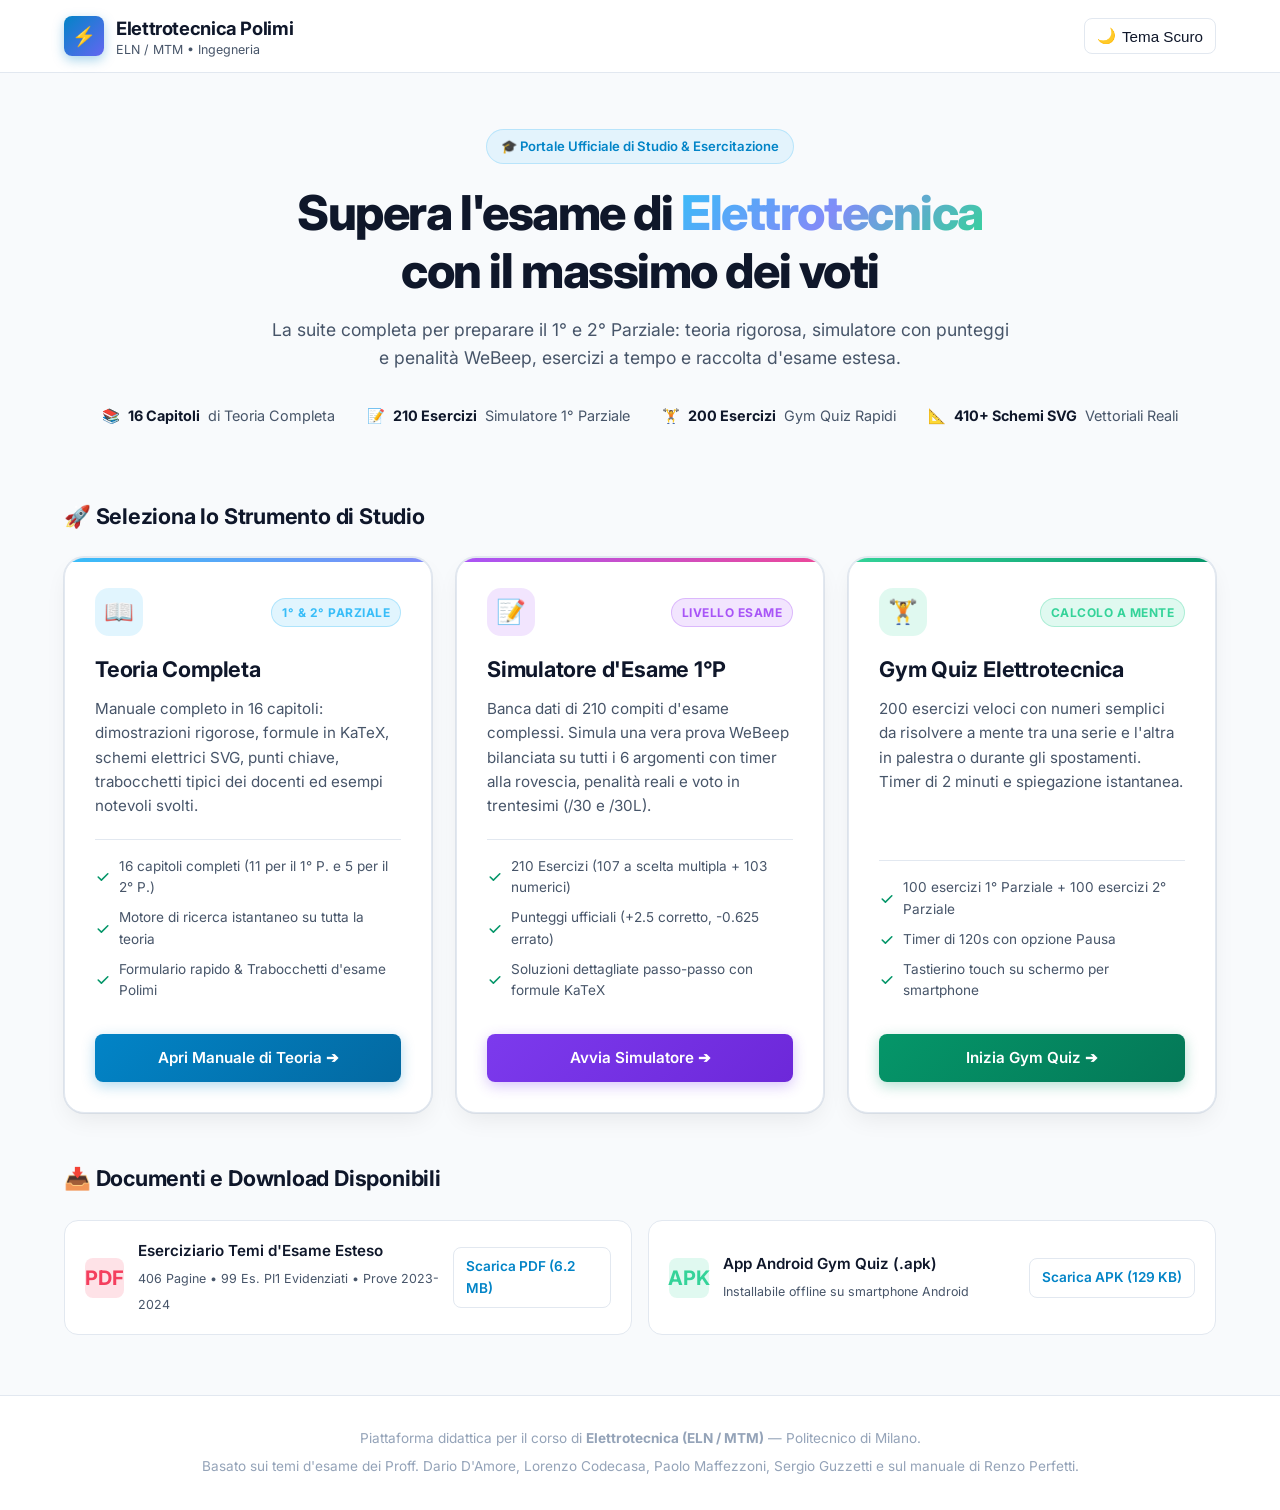
<file: index.html>
<!DOCTYPE html>
<html lang="it">
<head>
  <meta charset="UTF-8">
  <meta name="viewport" content="width=device-width, initial-scale=1.0">
  <title>Elettrotecnica Polimi — Hub Completo di Studio & Simulazione</title>
  <meta name="description" content="Piattaforma web completa per lo studio di Elettrotecnica al Politecnico di Milano: 16 capitoli di teoria, simulatore d'esame con 210 esercizi, gym quiz rapido da 200 esercizi e materiali scaricabili.">

  <!-- Theme color for mobile browser bars -->
  <meta name="theme-color" content="#0b132b">

  <!-- Inter Font -->
  <link rel="preconnect" href="https://fonts.googleapis.com">
  <link rel="preconnect" href="https://fonts.gstatic.com" crossorigin>
  <link href="https://fonts.googleapis.com/css2?family=Inter:wght@400;500;600;700;800&family=Fira+Code:wght@500&display=swap" rel="stylesheet">

  <style>
    :root {
      --bg-primary: #070d19;
      --bg-secondary: #0d172a;
      --bg-card: #132238;
      --bg-card-hover: #192d4a;
      --border-color: #1e3557;
      --border-highlight: #38bdf8;
      --text-primary: #f1f5f9;
      --text-secondary: #94a3b8;
      --text-muted: #64748b;
      --accent-blue: #38bdf8;
      --accent-indigo: #818cf8;
      --accent-emerald: #34d399;
      --accent-amber: #fbbf24;
      --accent-rose: #f43f5e;
      --shadow-card: 0 10px 30px -10px rgba(0, 0, 0, 0.5), 0 0 0 1px var(--border-color);
      --shadow-hover: 0 20px 40px -15px rgba(56, 189, 248, 0.25), 0 0 0 1px var(--border-highlight);
      --radius-sm: 8px;
      --radius-md: 14px;
      --radius-lg: 20px;
    }

    [data-theme="light"] {
      --bg-primary: #f8fafc;
      --bg-secondary: #ffffff;
      --bg-card: #ffffff;
      --bg-card-hover: #f1f5f9;
      --border-color: #e2e8f0;
      --border-highlight: #0284c7;
      --text-primary: #0f172a;
      --text-secondary: #475569;
      --text-muted: #94a3b8;
      --accent-blue: #0284c7;
      --accent-indigo: #6366f1;
      --accent-emerald: #059669;
      --accent-amber: #d97706;
      --accent-rose: #e11d48;
      --shadow-card: 0 10px 25px -5px rgba(0, 0, 0, 0.08), 0 0 0 1px var(--border-color);
      --shadow-hover: 0 20px 35px -10px rgba(2, 132, 199, 0.2), 0 0 0 1px var(--border-highlight);
    }

    * {
      box-sizing: border-box;
      margin: 0;
      padding: 0;
      transition: background-color 0.25s ease, border-color 0.25s ease, color 0.25s ease;
    }

    body {
      font-family: 'Inter', -apple-system, BlinkMacSystemFont, "Segoe UI", Roboto, sans-serif;
      background-color: var(--bg-primary);
      color: var(--text-primary);
      min-height: 100vh;
      display: flex;
      flex-direction: column;
      line-height: 1.6;
      -webkit-font-smoothing: antialiased;
    }

    /* Top Bar */
    header {
      background: var(--bg-secondary);
      border-bottom: 1px solid var(--border-color);
      position: sticky;
      top: 0;
      z-index: 100;
      backdrop-filter: blur(10px);
    }

    .nav-container {
      max-width: 1200px;
      margin: 0 auto;
      padding: 14px 24px;
      display: flex;
      align-items: center;
      justify-content: space-between;
    }

    .brand {
      display: flex;
      align-items: center;
      gap: 12px;
      text-decoration: none;
      color: inherit;
    }

    .brand-icon {
      width: 40px;
      height: 40px;
      background: linear-gradient(135deg, #0284c7, #6366f1);
      border-radius: var(--radius-sm);
      display: flex;
      align-items: center;
      justify-content: center;
      font-weight: 800;
      font-size: 1.2rem;
      color: #fff;
      box-shadow: 0 4px 12px rgba(2, 132, 199, 0.35);
    }

    .brand-text h1 {
      font-size: 1.15rem;
      font-weight: 700;
      letter-spacing: -0.02em;
    }

    .brand-text span {
      font-size: 0.78rem;
      color: var(--text-secondary);
      display: block;
      line-height: 1.2;
    }

    .nav-actions {
      display: flex;
      align-items: center;
      gap: 12px;
    }

    .theme-toggle-btn {
      background: var(--bg-card);
      border: 1px solid var(--border-color);
      color: var(--text-primary);
      padding: 8px 12px;
      border-radius: var(--radius-sm);
      cursor: pointer;
      font-size: 0.95rem;
      display: flex;
      align-items: center;
      gap: 6px;
    }
    .theme-toggle-btn:hover {
      border-color: var(--accent-blue);
    }

    /* Hero Section */
    .hero {
      max-width: 1200px;
      margin: 0 auto;
      padding: 56px 24px 36px;
      text-align: center;
    }

    .hero-badge {
      display: inline-flex;
      align-items: center;
      gap: 8px;
      background: rgba(56, 189, 248, 0.1);
      border: 1px solid rgba(56, 189, 248, 0.25);
      color: var(--accent-blue);
      padding: 6px 14px;
      border-radius: 999px;
      font-size: 0.82rem;
      font-weight: 600;
      margin-bottom: 20px;
    }

    .hero h2 {
      font-size: clamp(2rem, 4vw, 3rem);
      font-weight: 800;
      letter-spacing: -0.03em;
      line-height: 1.2;
      margin-bottom: 16px;
    }

    .hero h2 .gradient-text {
      background: linear-gradient(135deg, #38bdf8 0%, #818cf8 50%, #34d399 100%);
      -webkit-background-clip: text;
      -webkit-text-fill-color: transparent;
    }

    .hero p {
      max-width: 750px;
      margin: 0 auto 32px;
      color: var(--text-secondary);
      font-size: 1.1rem;
    }

    .stats-row {
      display: flex;
      justify-content: center;
      gap: 32px;
      flex-wrap: wrap;
      margin-bottom: 16px;
    }

    .stat-pill {
      display: flex;
      align-items: center;
      gap: 8px;
      font-size: 0.9rem;
      color: var(--text-secondary);
    }
    .stat-pill strong {
      color: var(--text-primary);
      font-weight: 700;
    }

    /* Cards Grid */
    .apps-section {
      max-width: 1200px;
      margin: 0 auto;
      padding: 20px 24px 60px;
      width: 100%;
    }

    .section-title {
      font-size: 1.35rem;
      font-weight: 700;
      margin-bottom: 24px;
      display: flex;
      align-items: center;
      gap: 10px;
      letter-spacing: -0.01em;
    }

    .grid-apps {
      display: grid;
      grid-template-columns: repeat(auto-fit, minmax(320px, 1fr));
      gap: 24px;
      margin-bottom: 48px;
    }

    .app-card {
      background: var(--bg-card);
      border: 1px solid var(--border-color);
      border-radius: var(--radius-lg);
      padding: 30px;
      display: flex;
      flex-direction: column;
      box-shadow: var(--shadow-card);
      position: relative;
      overflow: hidden;
      text-decoration: none;
      color: inherit;
    }

    .app-card:hover {
      background: var(--bg-card-hover);
      box-shadow: var(--shadow-hover);
      transform: translateY(-4px);
    }

    .card-glow {
      position: absolute;
      top: 0;
      left: 0;
      right: 0;
      height: 4px;
    }
    .glow-blue { background: linear-gradient(90deg, #38bdf8, #818cf8); }
    .glow-purple { background: linear-gradient(90deg, #a855f7, #ec4899); }
    .glow-emerald { background: linear-gradient(90deg, #34d399, #059669); }
    .glow-amber { background: linear-gradient(90deg, #f59e0b, #ef4444); }

    .card-header-top {
      display: flex;
      align-items: center;
      justify-content: space-between;
      margin-bottom: 16px;
    }

    .card-icon {
      width: 48px;
      height: 48px;
      border-radius: var(--radius-md);
      display: flex;
      align-items: center;
      justify-content: center;
      font-size: 1.5rem;
    }
    .icon-blue { background: rgba(56, 189, 248, 0.15); color: #38bdf8; }
    .icon-purple { background: rgba(168, 85, 247, 0.15); color: #a855f7; }
    .icon-emerald { background: rgba(52, 211, 153, 0.15); color: #34d399; }
    .icon-amber { background: rgba(245, 158, 11, 0.15); color: #f59e0b; }

    .tag-chip {
      font-size: 0.75rem;
      font-weight: 700;
      padding: 4px 10px;
      border-radius: 999px;
      text-transform: uppercase;
      letter-spacing: 0.04em;
    }
    .tag-blue { background: rgba(56, 189, 248, 0.15); color: #38bdf8; border: 1px solid rgba(56, 189, 248, 0.3); }
    .tag-purple { background: rgba(168, 85, 247, 0.15); color: #a855f7; border: 1px solid rgba(168, 85, 247, 0.3); }
    .tag-emerald { background: rgba(52, 211, 153, 0.15); color: #34d399; border: 1px solid rgba(52, 211, 153, 0.3); }
    .tag-amber { background: rgba(245, 158, 11, 0.15); color: #f59e0b; border: 1px solid rgba(245, 158, 11, 0.3); }

    .app-card h3 {
      font-size: 1.35rem;
      font-weight: 700;
      margin-bottom: 10px;
      letter-spacing: -0.01em;
    }

    .app-card p {
      color: var(--text-secondary);
      font-size: 0.95rem;
      margin-bottom: 20px;
      flex-grow: 1;
    }

    .feature-list {
      list-style: none;
      margin-bottom: 24px;
      border-top: 1px solid var(--border-color);
      padding-top: 16px;
    }

    .feature-list li {
      font-size: 0.85rem;
      color: var(--text-secondary);
      margin-bottom: 8px;
      display: flex;
      align-items: center;
      gap: 8px;
    }
    .feature-list li svg {
      width: 16px;
      height: 16px;
      flex-shrink: 0;
      color: var(--accent-emerald);
    }

    .btn-card {
      display: inline-flex;
      align-items: center;
      justify-content: center;
      gap: 8px;
      background: linear-gradient(135deg, #0284c7, #0369a1);
      color: #fff;
      font-weight: 600;
      font-size: 0.95rem;
      padding: 12px 20px;
      border-radius: var(--radius-sm);
      text-align: center;
      box-shadow: 0 4px 14px rgba(2, 132, 199, 0.3);
    }
    .btn-purple { background: linear-gradient(135deg, #7c3aed, #6d28d9); box-shadow: 0 4px 14px rgba(124, 58, 237, 0.3); }
    .btn-emerald { background: linear-gradient(135deg, #059669, #047857); box-shadow: 0 4px 14px rgba(5, 150, 105, 0.3); }
    .btn-amber { background: linear-gradient(135deg, #d97706, #b45309); box-shadow: 0 4px 14px rgba(217, 119, 6, 0.3); }

    /* Downloads Grid */
    .downloads-grid {
      display: grid;
      grid-template-columns: repeat(auto-fit, minmax(280px, 1fr));
      gap: 16px;
      margin-top: 16px;
    }

    .download-card {
      background: var(--bg-card);
      border: 1px solid var(--border-color);
      border-radius: var(--radius-md);
      padding: 18px 20px;
      display: flex;
      align-items: center;
      justify-content: space-between;
      text-decoration: none;
      color: inherit;
    }
    .download-card:hover {
      border-color: var(--border-highlight);
      background: var(--bg-card-hover);
    }

    .download-info {
      display: flex;
      align-items: center;
      gap: 14px;
    }

    .file-icon {
      width: 40px;
      height: 40px;
      border-radius: var(--radius-sm);
      display: flex;
      align-items: center;
      justify-content: center;
      font-size: 1.25rem;
      font-weight: bold;
    }
    .pdf-bg { background: rgba(244, 63, 94, 0.15); color: #f43f5e; }
    .apk-bg { background: rgba(52, 211, 153, 0.15); color: #34d399; }
    .md-bg { background: rgba(56, 189, 248, 0.15); color: #38bdf8; }

    .download-text h4 {
      font-size: 0.95rem;
      font-weight: 600;
      margin-bottom: 2px;
    }
    .download-text span {
      font-size: 0.78rem;
      color: var(--text-secondary);
    }

    .download-action {
      background: var(--bg-secondary);
      border: 1px solid var(--border-color);
      padding: 8px 12px;
      border-radius: var(--radius-sm);
      font-size: 0.85rem;
      font-weight: 600;
      color: var(--accent-blue);
    }

    /* Footer */
    footer {
      background: var(--bg-secondary);
      border-top: 1px solid var(--border-color);
      margin-top: auto;
      padding: 32px 24px;
      text-align: center;
      color: var(--text-muted);
      font-size: 0.85rem;
    }

    footer a {
      color: var(--accent-blue);
      text-decoration: none;
    }

    @media (max-width: 640px) {
      .hero { padding: 36px 16px 24px; }
      .stats-row { gap: 16px; }
      .app-card { padding: 22px; }
    }
  </style>
</head>
<body>

  <!-- Top Header Navigation -->
  <header>
    <div class="nav-container">
      <a href="index.html" class="brand">
        <div class="brand-icon">⚡</div>
        <div class="brand-text">
          <h1>Elettrotecnica Polimi</h1>
          <span>ELN / MTM • Ingegneria</span>
        </div>
      </a>
      <div class="nav-actions">
        <button id="themeToggleBtn" class="theme-toggle-btn" aria-label="Cambia Tema">
          <span id="themeIcon">☀️</span>
          <span id="themeLabel">Tema Chiaro</span>
        </button>
      </div>
    </div>
  </header>

  <!-- Hero Section -->
  <section class="hero">
    <div class="hero-badge">
      <span>🎓 Portale Ufficiale di Studio & Esercitazione</span>
    </div>
    <h2>
      Supera l'esame di <span class="gradient-text">Elettrotecnica</span><br>con il massimo dei voti
    </h2>
    <p>
      La suite completa per preparare il 1° e 2° Parziale: teoria rigorosa, simulatore con punteggi e penalità WeBeep, esercizi a tempo e raccolta d'esame estesa.
    </p>
    <div class="stats-row">
      <div class="stat-pill">📚 <strong>16 Capitoli</strong> di Teoria Completa</div>
      <div class="stat-pill">📝 <strong>210 Esercizi</strong> Simulatore 1° Parziale</div>
      <div class="stat-pill">🏋️ <strong>200 Esercizi</strong> Gym Quiz Rapidi</div>
      <div class="stat-pill">📐 <strong>410+ Schemi SVG</strong> Vettoriali Reali</div>
    </div>
  </section>

  <!-- Main Tools Grid -->
  <main class="apps-section">
    <div class="section-title">
      <span>🚀 Seleziona lo Strumento di Studio</span>
    </div>

    <div class="grid-apps">
      <!-- Card 1: Teoria -->
      <a href="teoria/index.html" class="app-card">
        <div class="card-glow glow-blue"></div>
        <div class="card-header-top">
          <div class="card-icon icon-blue">📖</div>
          <span class="tag-chip tag-blue">1° & 2° Parziale</span>
        </div>
        <h3>Teoria Completa</h3>
        <p>
          Manuale completo in 16 capitoli: dimostrazioni rigorose, formule in KaTeX, schemi elettrici SVG, punti chiave, trabocchetti tipici dei docenti ed esempi notevoli svolti.
        </p>
        <ul class="feature-list">
          <li>
            <svg viewBox="0 0 20 20" fill="currentColor"><path fill-rule="evenodd" d="M16.707 5.293a1 1 0 010 1.414l-8 8a1 1 0 01-1.414 0l-4-4a1 1 0 011.414-1.414L8 12.586l7.293-7.293a1 1 0 011.414 0z" clip-rule="evenodd"/></svg>
            16 capitoli completi (11 per il 1° P. e 5 per il 2° P.)
          </li>
          <li>
            <svg viewBox="0 0 20 20" fill="currentColor"><path fill-rule="evenodd" d="M16.707 5.293a1 1 0 010 1.414l-8 8a1 1 0 01-1.414 0l-4-4a1 1 0 011.414-1.414L8 12.586l7.293-7.293a1 1 0 011.414 0z" clip-rule="evenodd"/></svg>
            Motore di ricerca istantaneo su tutta la teoria
          </li>
          <li>
            <svg viewBox="0 0 20 20" fill="currentColor"><path fill-rule="evenodd" d="M16.707 5.293a1 1 0 010 1.414l-8 8a1 1 0 01-1.414 0l-4-4a1 1 0 011.414-1.414L8 12.586l7.293-7.293a1 1 0 011.414 0z" clip-rule="evenodd"/></svg>
            Formulario rapido & Trabocchetti d'esame Polimi
          </li>
        </ul>
        <span class="btn-card">Apri Manuale di Teoria ➔</span>
      </a>

      <!-- Card 2: Simulatore Esame 1° Parziale -->
      <a href="simulatore/index.html" class="app-card">
        <div class="card-glow glow-purple"></div>
        <div class="card-header-top">
          <div class="card-icon icon-purple">📝</div>
          <span class="tag-chip tag-purple">Livello Esame</span>
        </div>
        <h3>Simulatore d'Esame 1°P</h3>
        <p>
          Banca dati di 210 compiti d'esame complessi. Simula una vera prova WeBeep bilanciata su tutti i 6 argomenti con timer alla rovescia, penalità reali e voto in trentesimi (/30 e /30L).
        </p>
        <ul class="feature-list">
          <li>
            <svg viewBox="0 0 20 20" fill="currentColor"><path fill-rule="evenodd" d="M16.707 5.293a1 1 0 010 1.414l-8 8a1 1 0 01-1.414 0l-4-4a1 1 0 011.414-1.414L8 12.586l7.293-7.293a1 1 0 011.414 0z" clip-rule="evenodd"/></svg>
            210 Esercizi (107 a scelta multipla + 103 numerici)
          </li>
          <li>
            <svg viewBox="0 0 20 20" fill="currentColor"><path fill-rule="evenodd" d="M16.707 5.293a1 1 0 010 1.414l-8 8a1 1 0 01-1.414 0l-4-4a1 1 0 011.414-1.414L8 12.586l7.293-7.293a1 1 0 011.414 0z" clip-rule="evenodd"/></svg>
            Punteggi ufficiali (+2.5 corretto, -0.625 errato)
          </li>
          <li>
            <svg viewBox="0 0 20 20" fill="currentColor"><path fill-rule="evenodd" d="M16.707 5.293a1 1 0 010 1.414l-8 8a1 1 0 01-1.414 0l-4-4a1 1 0 011.414-1.414L8 12.586l7.293-7.293a1 1 0 011.414 0z" clip-rule="evenodd"/></svg>
            Soluzioni dettagliate passo-passo con formule KaTeX
          </li>
        </ul>
        <span class="btn-card btn-purple">Avvia Simulatore ➔</span>
      </a>

      <!-- Card 3: Gym Quiz Rapido -->
      <a href="gym-quiz/index.html" class="app-card">
        <div class="card-glow glow-emerald"></div>
        <div class="card-header-top">
          <div class="card-icon icon-emerald">🏋️</div>
          <span class="tag-chip tag-emerald">Calcolo a Mente</span>
        </div>
        <h3>Gym Quiz Elettrotecnica</h3>
        <p>
          200 esercizi veloci con numeri semplici da risolvere a mente tra una serie e l'altra in palestra o durante gli spostamenti. Timer di 2 minuti e spiegazione istantanea.
        </p>
        <ul class="feature-list">
          <li>
            <svg viewBox="0 0 20 20" fill="currentColor"><path fill-rule="evenodd" d="M16.707 5.293a1 1 0 010 1.414l-8 8a1 1 0 01-1.414 0l-4-4a1 1 0 011.414-1.414L8 12.586l7.293-7.293a1 1 0 011.414 0z" clip-rule="evenodd"/></svg>
            100 esercizi 1° Parziale + 100 esercizi 2° Parziale
          </li>
          <li>
            <svg viewBox="0 0 20 20" fill="currentColor"><path fill-rule="evenodd" d="M16.707 5.293a1 1 0 010 1.414l-8 8a1 1 0 01-1.414 0l-4-4a1 1 0 011.414-1.414L8 12.586l7.293-7.293a1 1 0 011.414 0z" clip-rule="evenodd"/></svg>
            Timer di 120s con opzione Pausa
          </li>
          <li>
            <svg viewBox="0 0 20 20" fill="currentColor"><path fill-rule="evenodd" d="M16.707 5.293a1 1 0 010 1.414l-8 8a1 1 0 01-1.414 0l-4-4a1 1 0 011.414-1.414L8 12.586l7.293-7.293a1 1 0 011.414 0z" clip-rule="evenodd"/></svg>
            Tastierino touch su schermo per smartphone
          </li>
        </ul>
        <span class="btn-card btn-emerald">Inizia Gym Quiz ➔</span>
      </a>
    </div>

    <!-- Downloads Section -->
    <div class="section-title">
      <span>📥 Documenti e Download Disponibili</span>
    </div>

    <div class="downloads-grid">
      <a href="downloads/Eserciziario_Temi_d_Esame_Versione_Estesa.pdf" download class="download-card">
        <div class="download-info">
          <div class="file-icon pdf-bg">PDF</div>
          <div class="download-text">
            <h4>Eserciziario Temi d'Esame Esteso</h4>
            <span>406 Pagine • 99 Es. PI1 Evidenziati • Prove 2023-2024</span>
          </div>
        </div>
        <span class="download-action">Scarica PDF (6.2 MB)</span>
      </a>

      <a href="downloads/elettrotecnica-gym-quiz.apk" download class="download-card">
        <div class="download-info">
          <div class="file-icon apk-bg">APK</div>
          <div class="download-text">
            <h4>App Android Gym Quiz (.apk)</h4>
            <span>Installabile offline su smartphone Android</span>
          </div>
        </div>
        <span class="download-action">Scarica APK (129 KB)</span>
      </a>
    </div>
  </main>

  <!-- Footer -->
  <footer>
    <p>
      Piattaforma didattica per il corso di <strong>Elettrotecnica (ELN / MTM)</strong> — Politecnico di Milano.
    </p>
    <p style="margin-top: 6px;">
      Basato sui temi d'esame dei Proff. Dario D'Amore, Lorenzo Codecasa, Paolo Maffezzoni, Sergio Guzzetti e sul manuale di Renzo Perfetti.
    </p>
  </footer>

  <script>
    // Theme toggle logic with localStorage
    const themeToggleBtn = document.getElementById('themeToggleBtn');
    const themeIcon = document.getElementById('themeIcon');
    const themeLabel = document.getElementById('themeLabel');

    function applyTheme(theme) {
      document.documentElement.setAttribute('data-theme', theme);
      if (theme === 'light') {
        themeIcon.textContent = '🌙';
        themeLabel.textContent = 'Tema Scuro';
      } else {
        themeIcon.textContent = '☀️';
        themeLabel.textContent = 'Tema Chiaro';
      }
      try { localStorage.setItem('hub_theme', theme); } catch(e) {}
    }

    const savedTheme = (() => {
      try { return localStorage.getItem('hub_theme'); } catch(e) { return null; }
    })();

    if (savedTheme) {
      applyTheme(savedTheme);
    } else if (window.matchMedia && window.matchMedia('(prefers-color-scheme: light)').matches) {
      applyTheme('light');
    }

    themeToggleBtn.addEventListener('click', () => {
      const current = document.documentElement.getAttribute('data-theme') || 'dark';
      applyTheme(current === 'light' ? 'dark' : 'light');
    });
  </script>
</body>
</html>
</file>
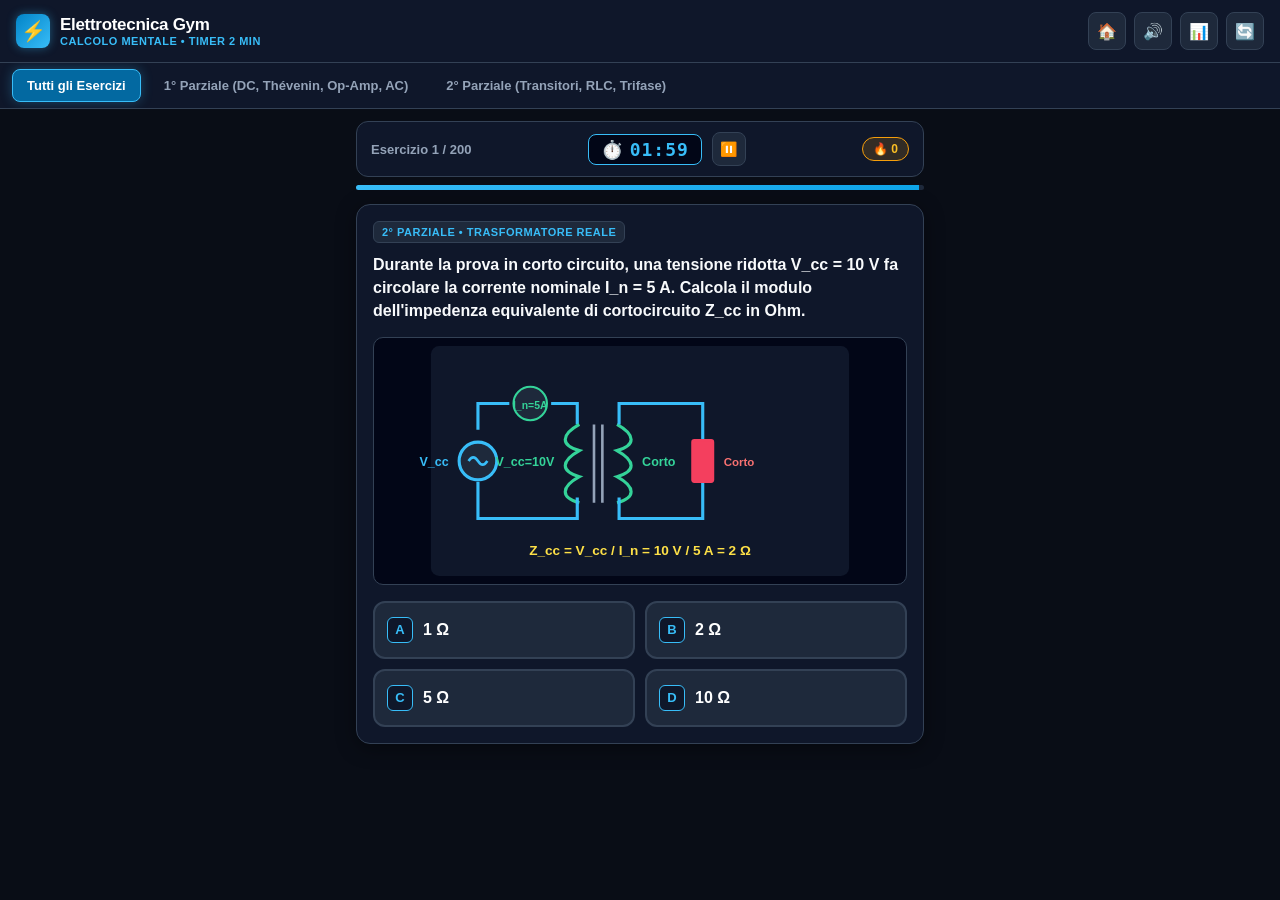
<file: gym-quiz/index.html>
<!DOCTYPE html>
<html lang="it">
<head>
  <meta charset="UTF-8">
  <meta name="viewport" content="width=device-width, initial-scale=1.0, maximum-scale=1.0, user-scalable=no, viewport-fit=cover">
  <title>Elettrotecnica Gym Quiz</title>
  <link rel="stylesheet" href="styles.css">
  <meta name="theme-color" content="#0f172a">
  <link rel="manifest" href="manifest.json">
</head>
<body>

  <!-- Top Navigation Header -->
  <header>
    <div class="logo-area">
      <div class="logo-icon">⚡</div>
      <div>
        <div class="logo-title">Elettrotecnica Gym</div>
        <div class="logo-subtitle">Calcolo Mentale • Timer 2 min</div>
      </div>
    </div>
    <div class="header-actions">
      <a href="../index.html" class="btn-icon" title="Torna all'Hub" style="text-decoration:none; display:inline-flex; align-items:center; justify-content:center;">🏠</a>
      <button class="btn-icon" id="btnSound" title="Attiva/Disattiva Suono">🔊</button>
      <button class="btn-icon" id="btnStats" title="Statistiche">📊</button>
      <button class="btn-icon" id="btnRestart" title="Ricomincia Quiz">🔄</button>
    </div>
  </header>

  <!-- Filter Bar (Primo Parziale, Secondo Parziale, Tutti) -->
  <div class="filter-bar">
    <button class="tab-btn active" data-filter="all">Tutti gli Esercizi</button>
    <button class="tab-btn" data-filter="1">1° Parziale (DC, Thévenin, Op-Amp, AC)</button>
    <button class="tab-btn" data-filter="2">2° Parziale (Transitori, RLC, Trifase)</button>
  </div>

  <!-- Main Exercise View -->
  <main>
    <!-- Status & Timer Bar -->
    <div class="status-bar">
      <div class="counter-badge" id="exerciseCounter">Esercizio 1 / 23</div>

      <div class="timer-container">
        <div class="timer-box" id="timerBox">
          <span>⏱️</span>
          <span id="timerDisplay">02:00</span>
        </div>
        <button class="btn-icon" id="btnPause" title="Pausa Timer" style="width:34px; height:34px; font-size:14px;">⏸️</button>
      </div>

      <div class="streak-badge" id="streakCounter">🔥 0</div>
    </div>

    <!-- 2-Minute Progress Bar -->
    <div class="timer-progress-wrap">
      <div class="timer-progress-bar" id="timerProgressBar"></div>
    </div>

    <!-- Active Exercise Card -->
    <div class="exercise-card">
      <div class="topic-tag" id="topicTag">1° Parziale • Legge di Ohm</div>
      <div class="question-text" id="questionText">Caricamento esercizio...</div>

      <!-- Real Vector Circuit Diagram -->
      <div class="circuit-frame" id="circuitBox">
        <!-- SVG will be dynamically injected here -->
      </div>

      <!-- Section A: Multiple Choice Options -->
      <div class="options-grid" id="optionsGrid">
        <!-- Option buttons dynamically generated -->
      </div>

      <!-- Section B: Numeric Input & Gym Keypad -->
      <div class="input-section" id="inputSection" style="display: none;">
        <div class="input-display">
          <span>Risultato:</span>
          <div>
            <span id="inputDisplayVal">_</span>
            <span class="unit-label" id="inputUnit">V</span>
          </div>
        </div>

        <div class="gym-keypad">
          <button class="key-btn" data-val="1">1</button>
          <button class="key-btn" data-val="2">2</button>
          <button class="key-btn" data-val="3">3</button>

          <button class="key-btn" data-val="4">4</button>
          <button class="key-btn" data-val="5">5</button>
          <button class="key-btn" data-val="6">6</button>

          <button class="key-btn" data-val="7">7</button>
          <button class="key-btn" data-val="8">8</button>
          <button class="key-btn" data-val="9">9</button>

          <button class="key-btn" data-val="+/-">±</button>
          <button class="key-btn" data-val="0">0</button>
          <button class="key-btn" data-val=".">.</button>

          <button class="key-btn action-delete" data-val="del" style="grid-column: span 3;">⌫ Cancella</button>
          <button class="key-btn action-confirm" data-val="submit">CONFERMA RISPOSTA ➔</button>
        </div>
      </div>

      <!-- Section C: Feedback & Step-by-Step Correction -->
      <div class="feedback-card" id="feedbackCard" style="display: none;">
        <div class="feedback-header" id="feedbackHeader">🎉 CORRETTO!</div>
        <div class="explanation-body" id="explanationBody">
          <!-- Step-by-step math and gym trick inserted here -->
        </div>
        <button class="btn-next" id="btnNext">PROSSIMO ESERCIZIO ➔</button>
      </div>
    </div>
  </main>

  <!-- Stats Modal -->
  <div class="modal-overlay" id="statsModal" style="display: none;">
    <div class="modal-content">
      <div class="modal-title">
        <span>📊 Statistiche di Allenamento</span>
        <button class="btn-icon" id="btnCloseStats" style="width:30px; height:30px;">✕</button>
      </div>
      <div class="stat-row">
        <span>Esercizi Risolti:</span>
        <span class="stat-val" id="statAnswered">0</span>
      </div>
      <div class="stat-row">
        <span>Risposte Corrette:</span>
        <span class="stat-val" id="statCorrect">0</span>
      </div>
      <div class="stat-row">
        <span>Precisione Globale:</span>
        <span class="stat-val" id="statAccuracy">0%</span>
      </div>
      <div class="stat-row">
        <span>Streak Attuale:</span>
        <span class="stat-val" id="statStreak">0</span>
      </div>
      <div class="stat-row">
        <span>Miglior Streak:</span>
        <span class="stat-val" id="statBestStreak">0</span>
      </div>
      <div class="stat-row">
        <span>1° Parziale (Corrette/Totale):</span>
        <span class="stat-val" id="statP1">0 / 0</span>
      </div>
      <div class="stat-row">
        <span>2° Parziale (Corrette/Totale):</span>
        <span class="stat-val" id="statP2">0 / 0</span>
      </div>
    </div>
  </div>

  <script src="exercises.js"></script>
  <script src="audio.js"></script>
  <script src="app.js"></script>
</body>
</html>
</file>
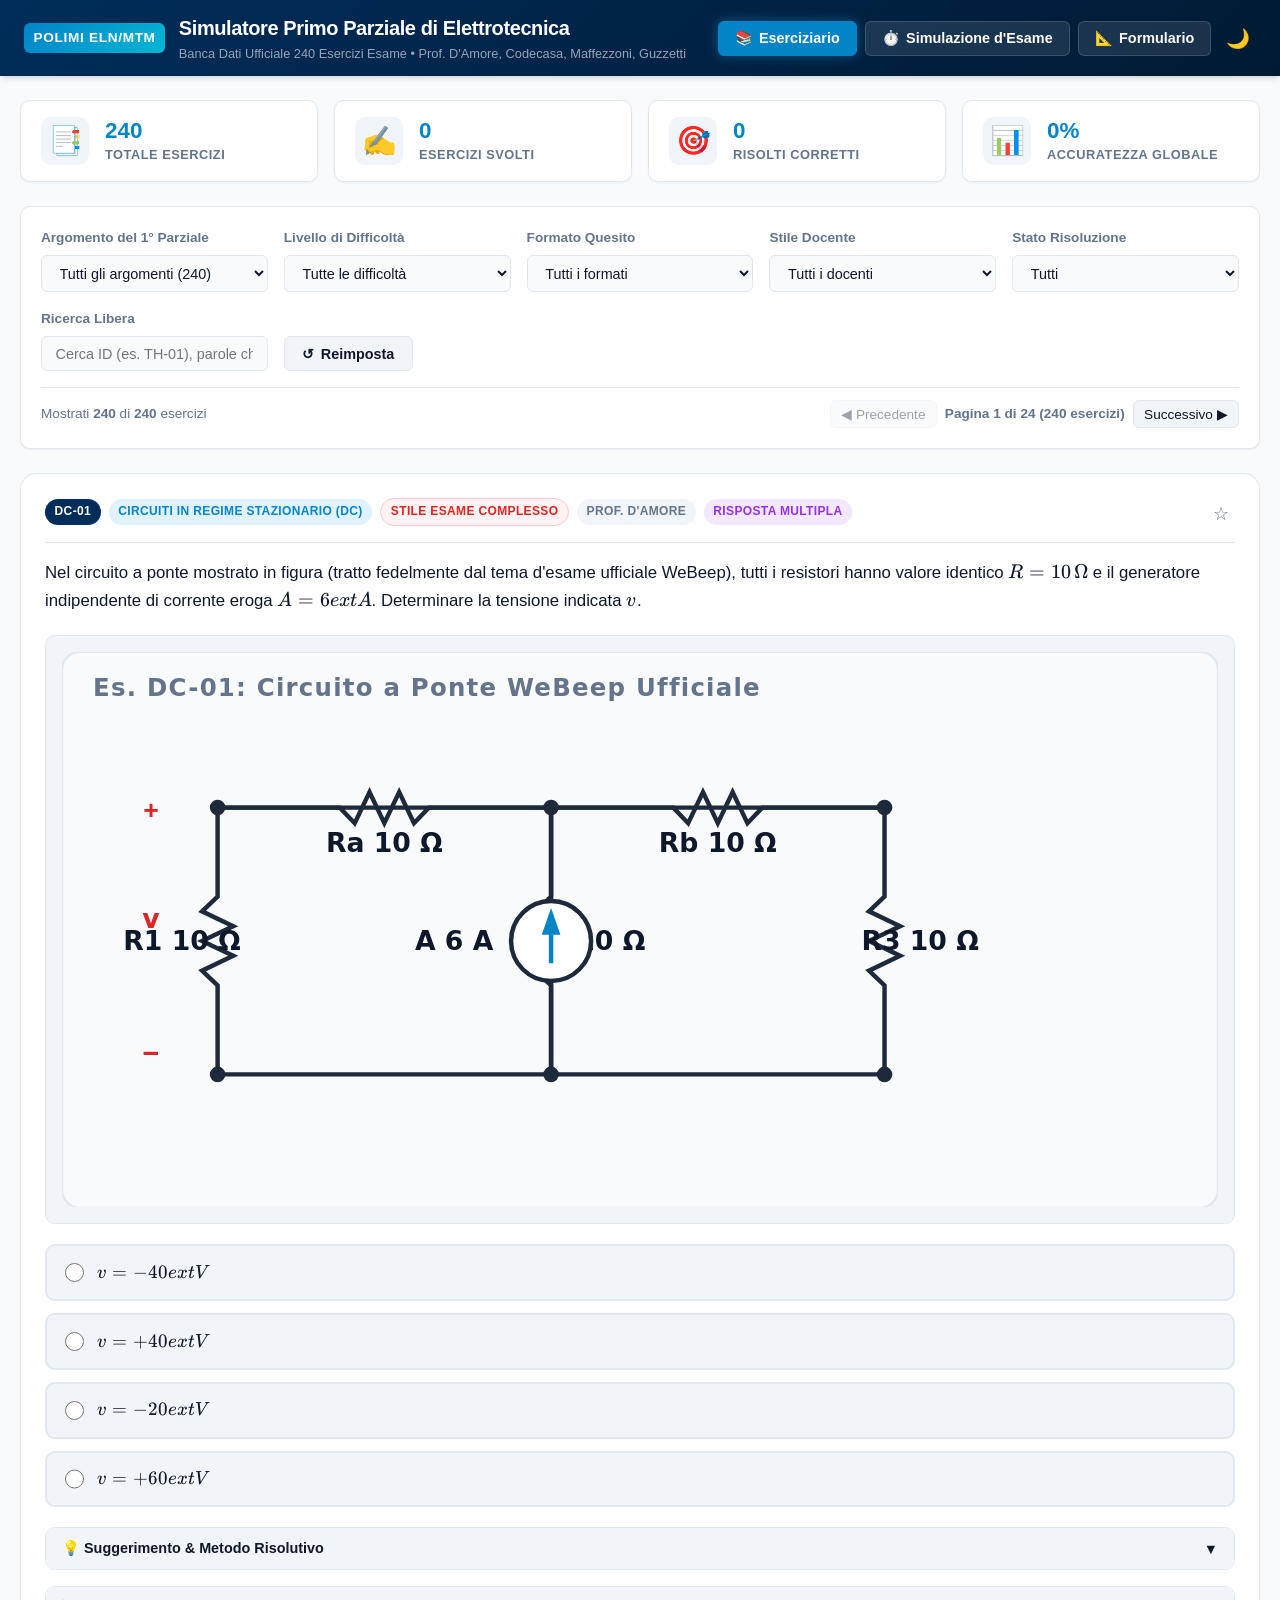
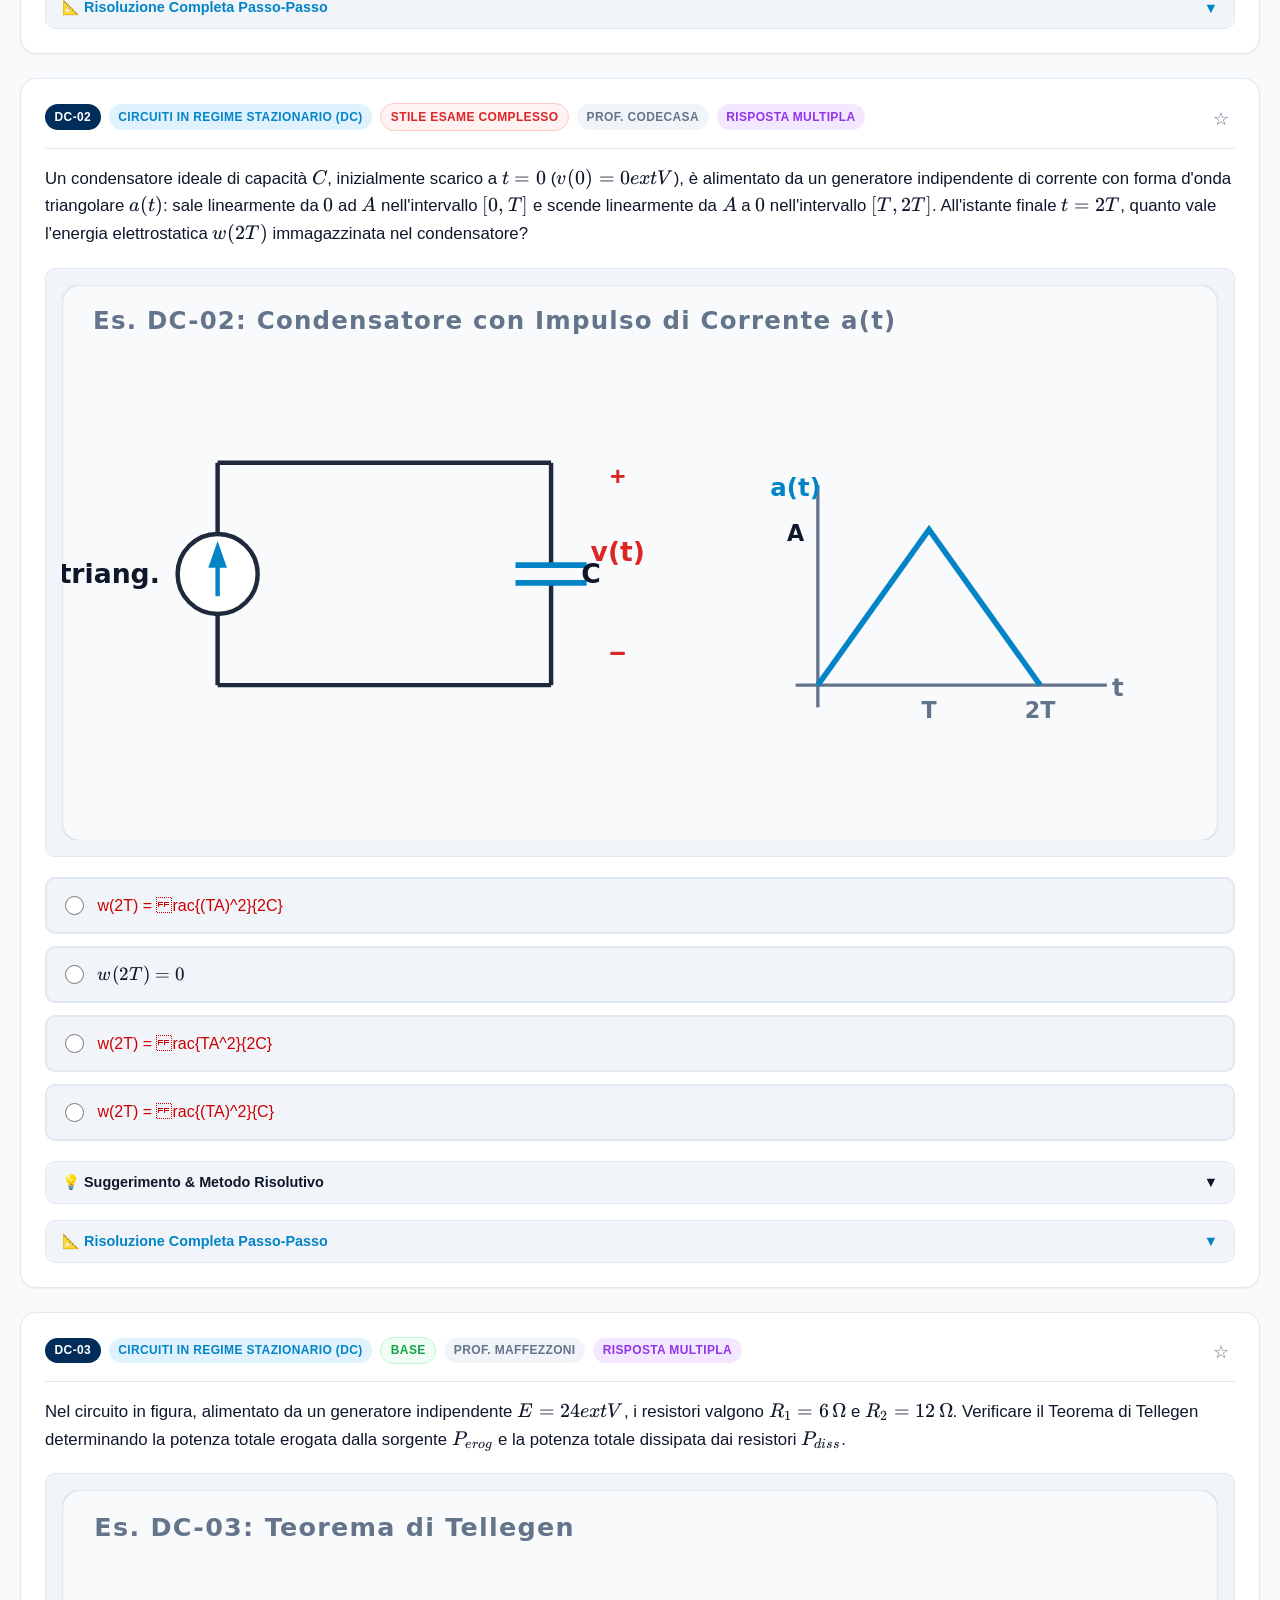
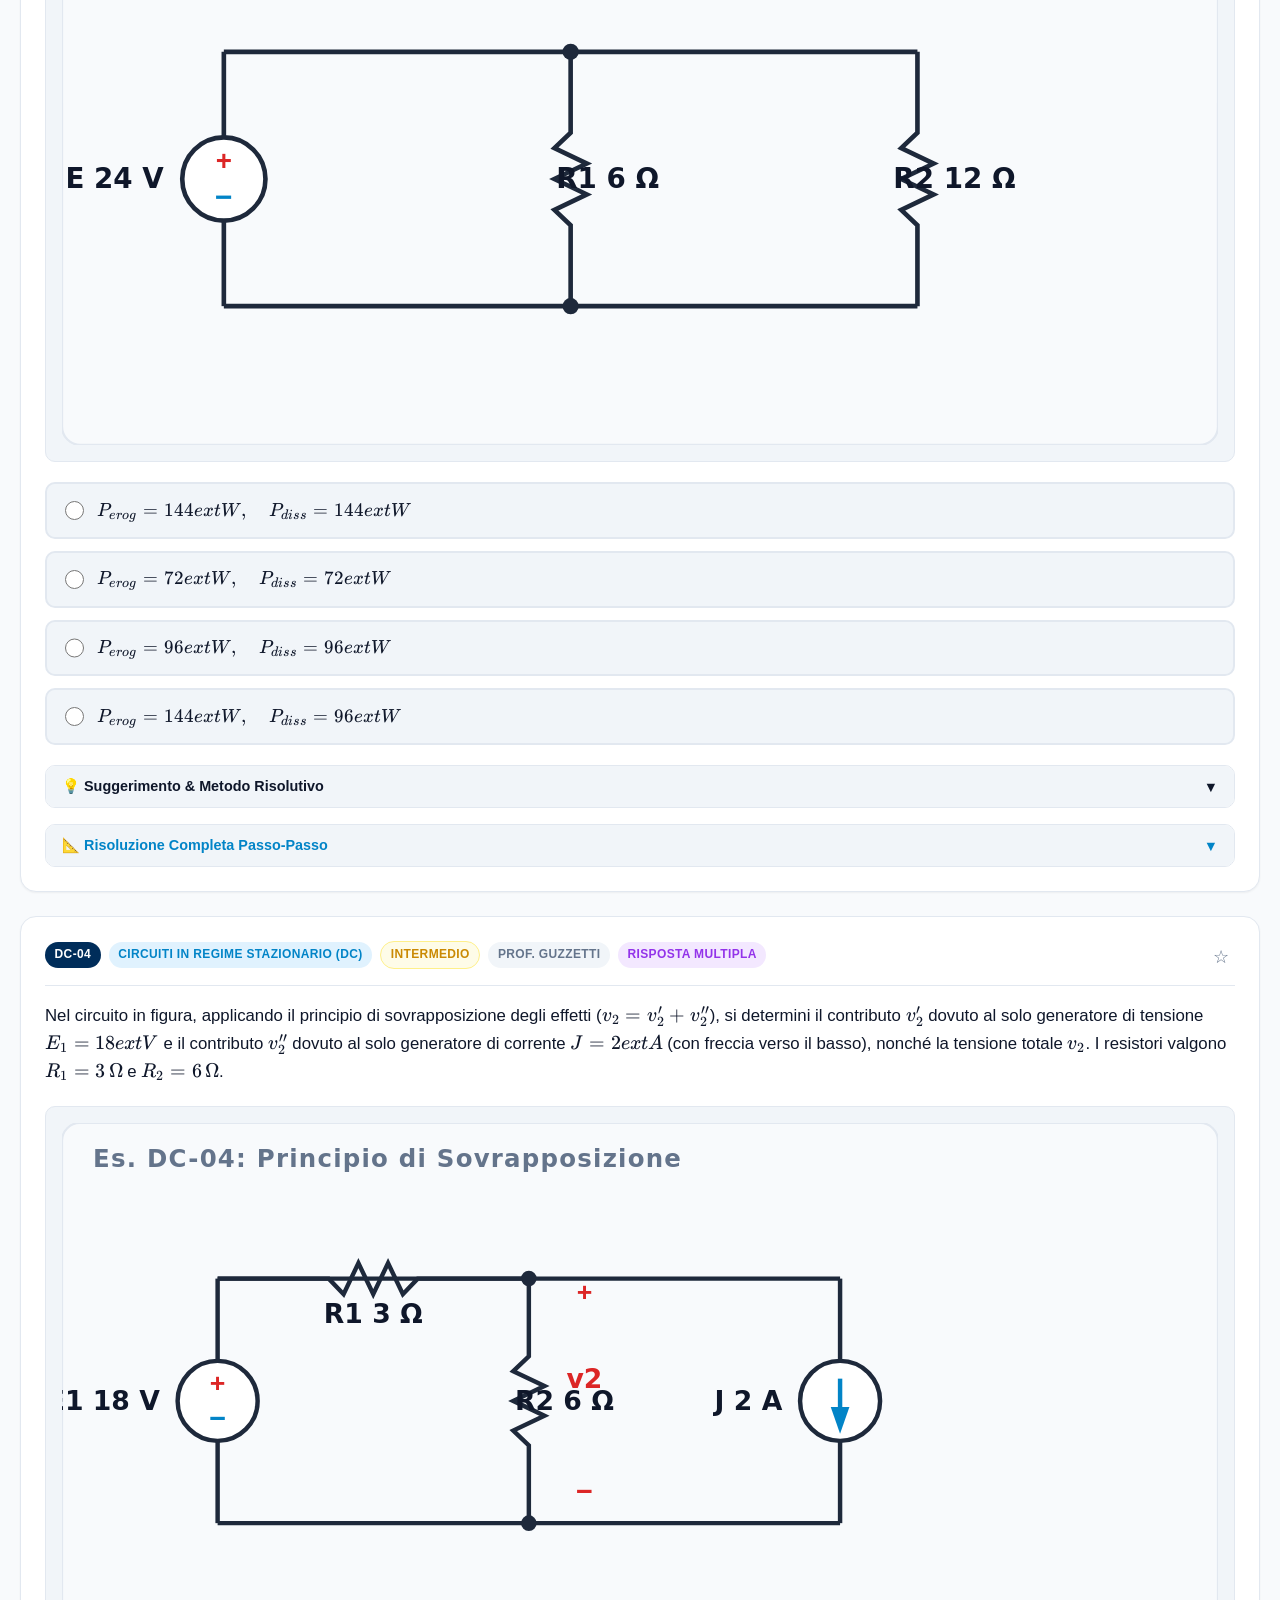
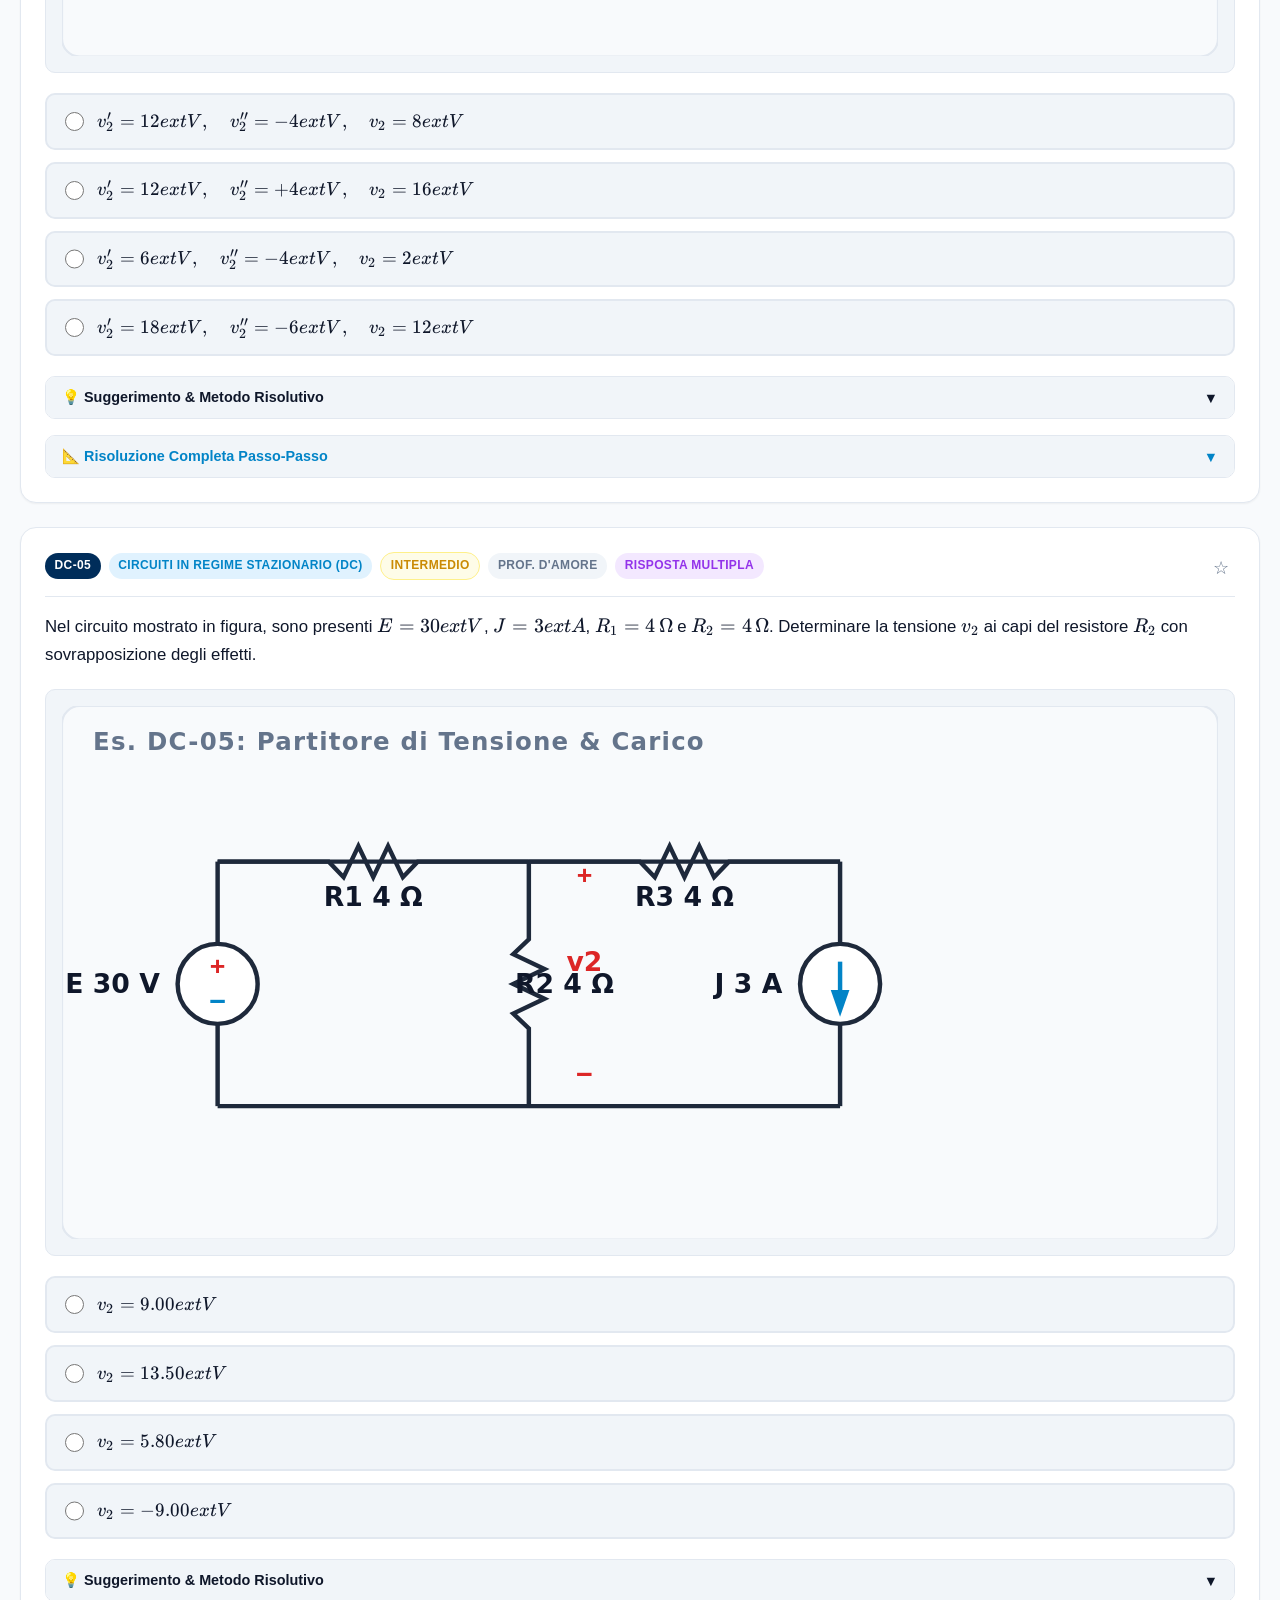
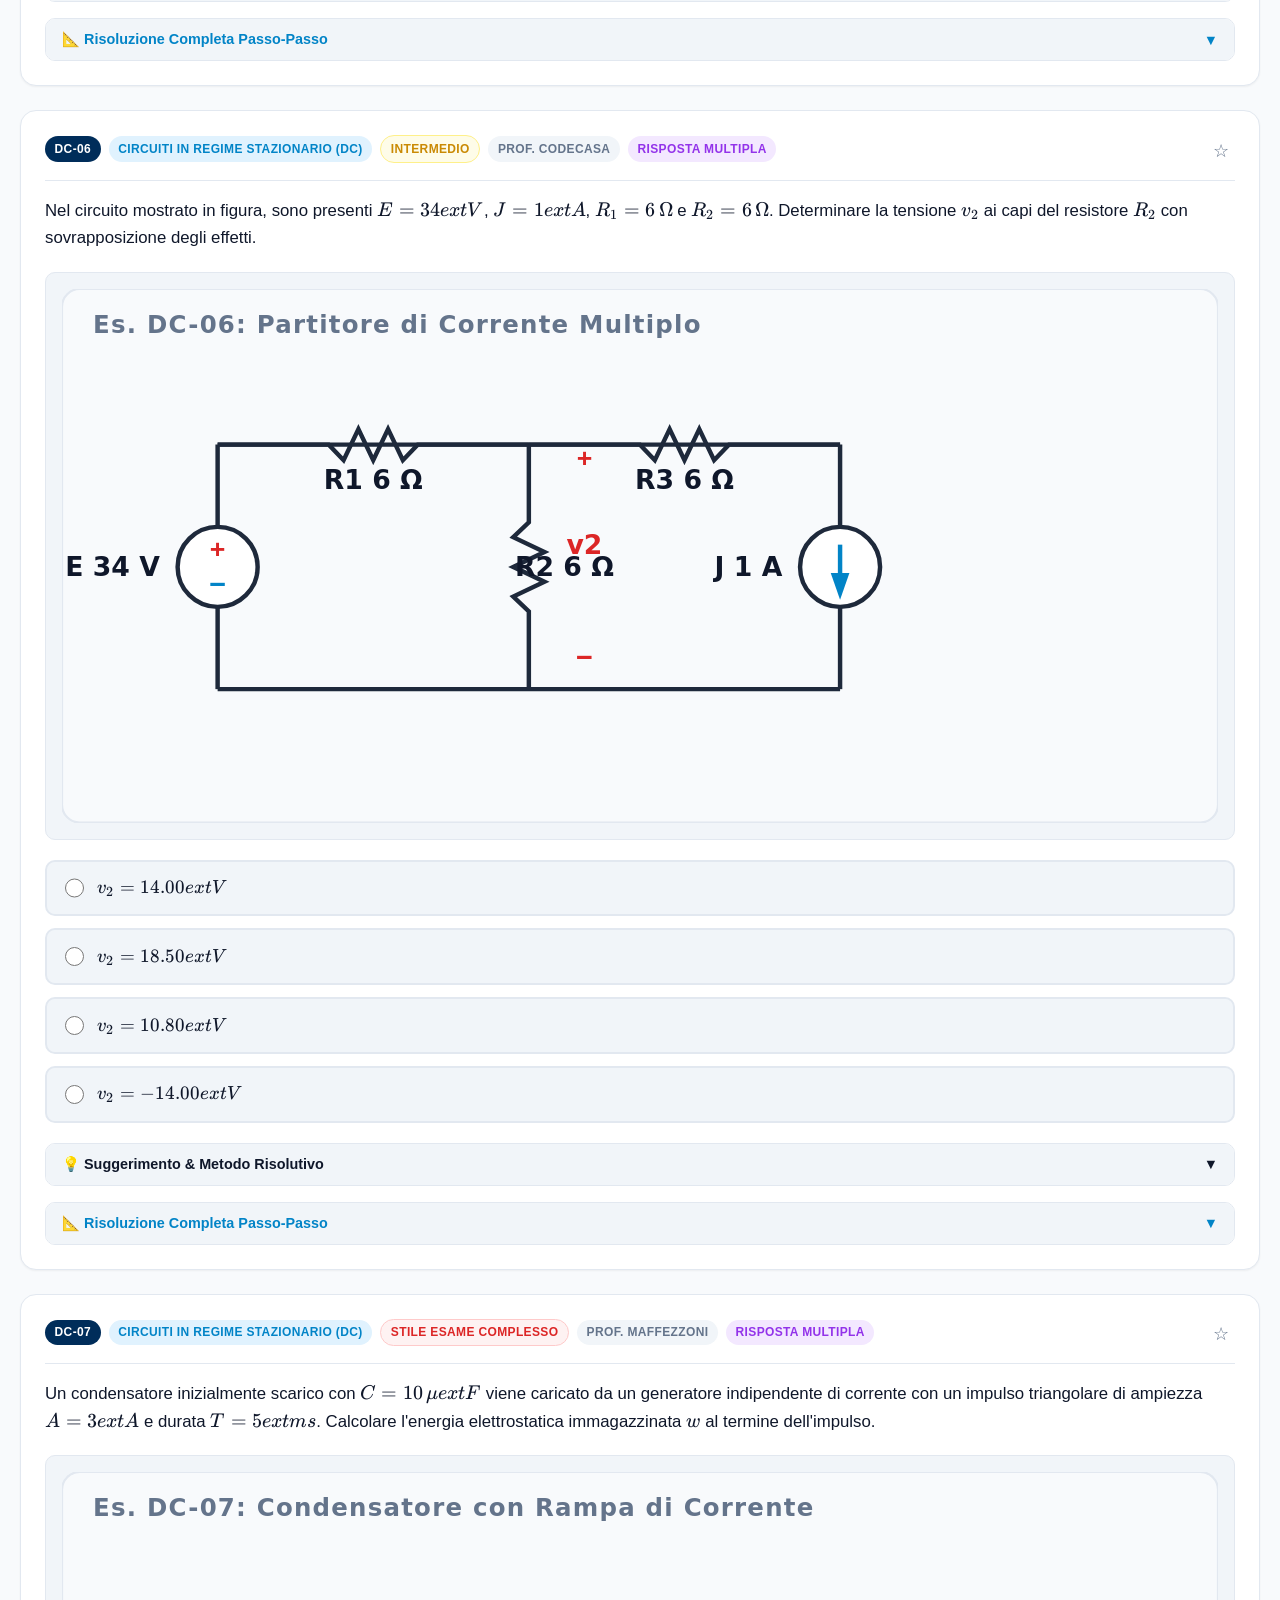
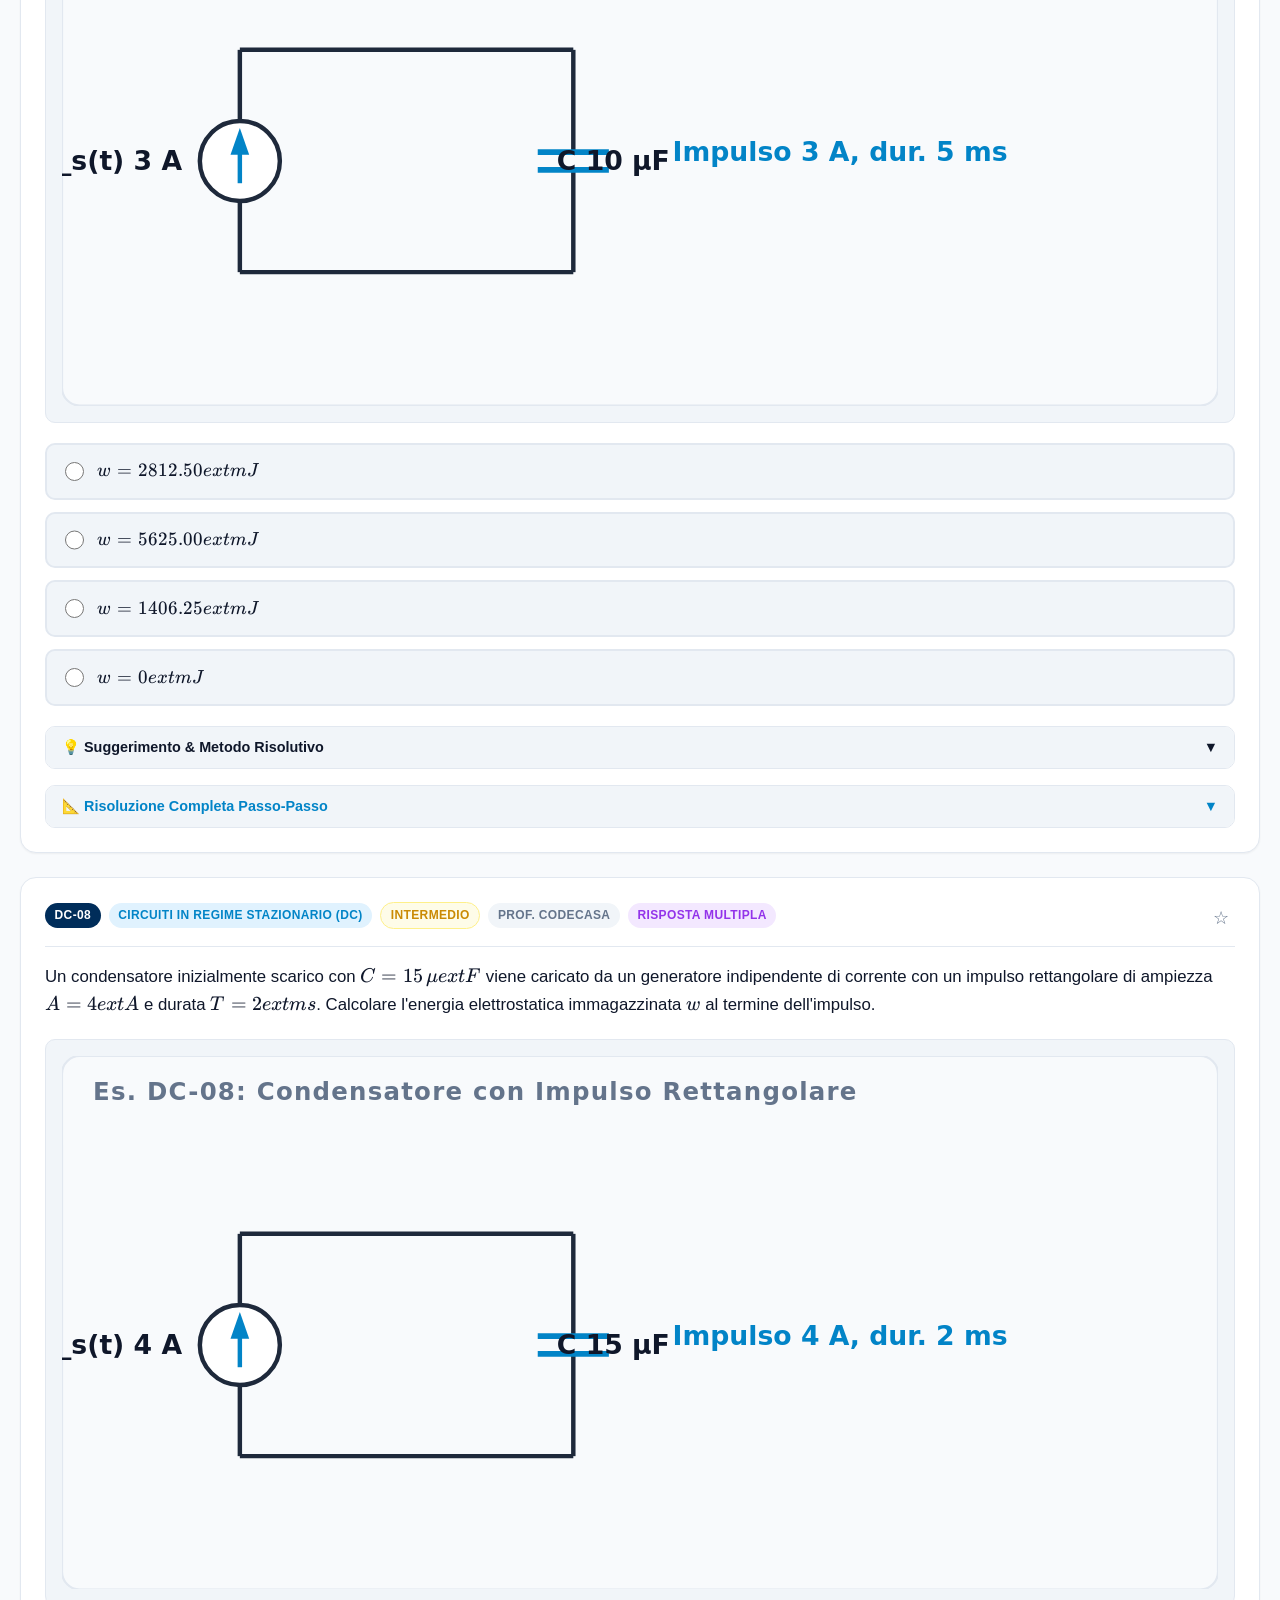
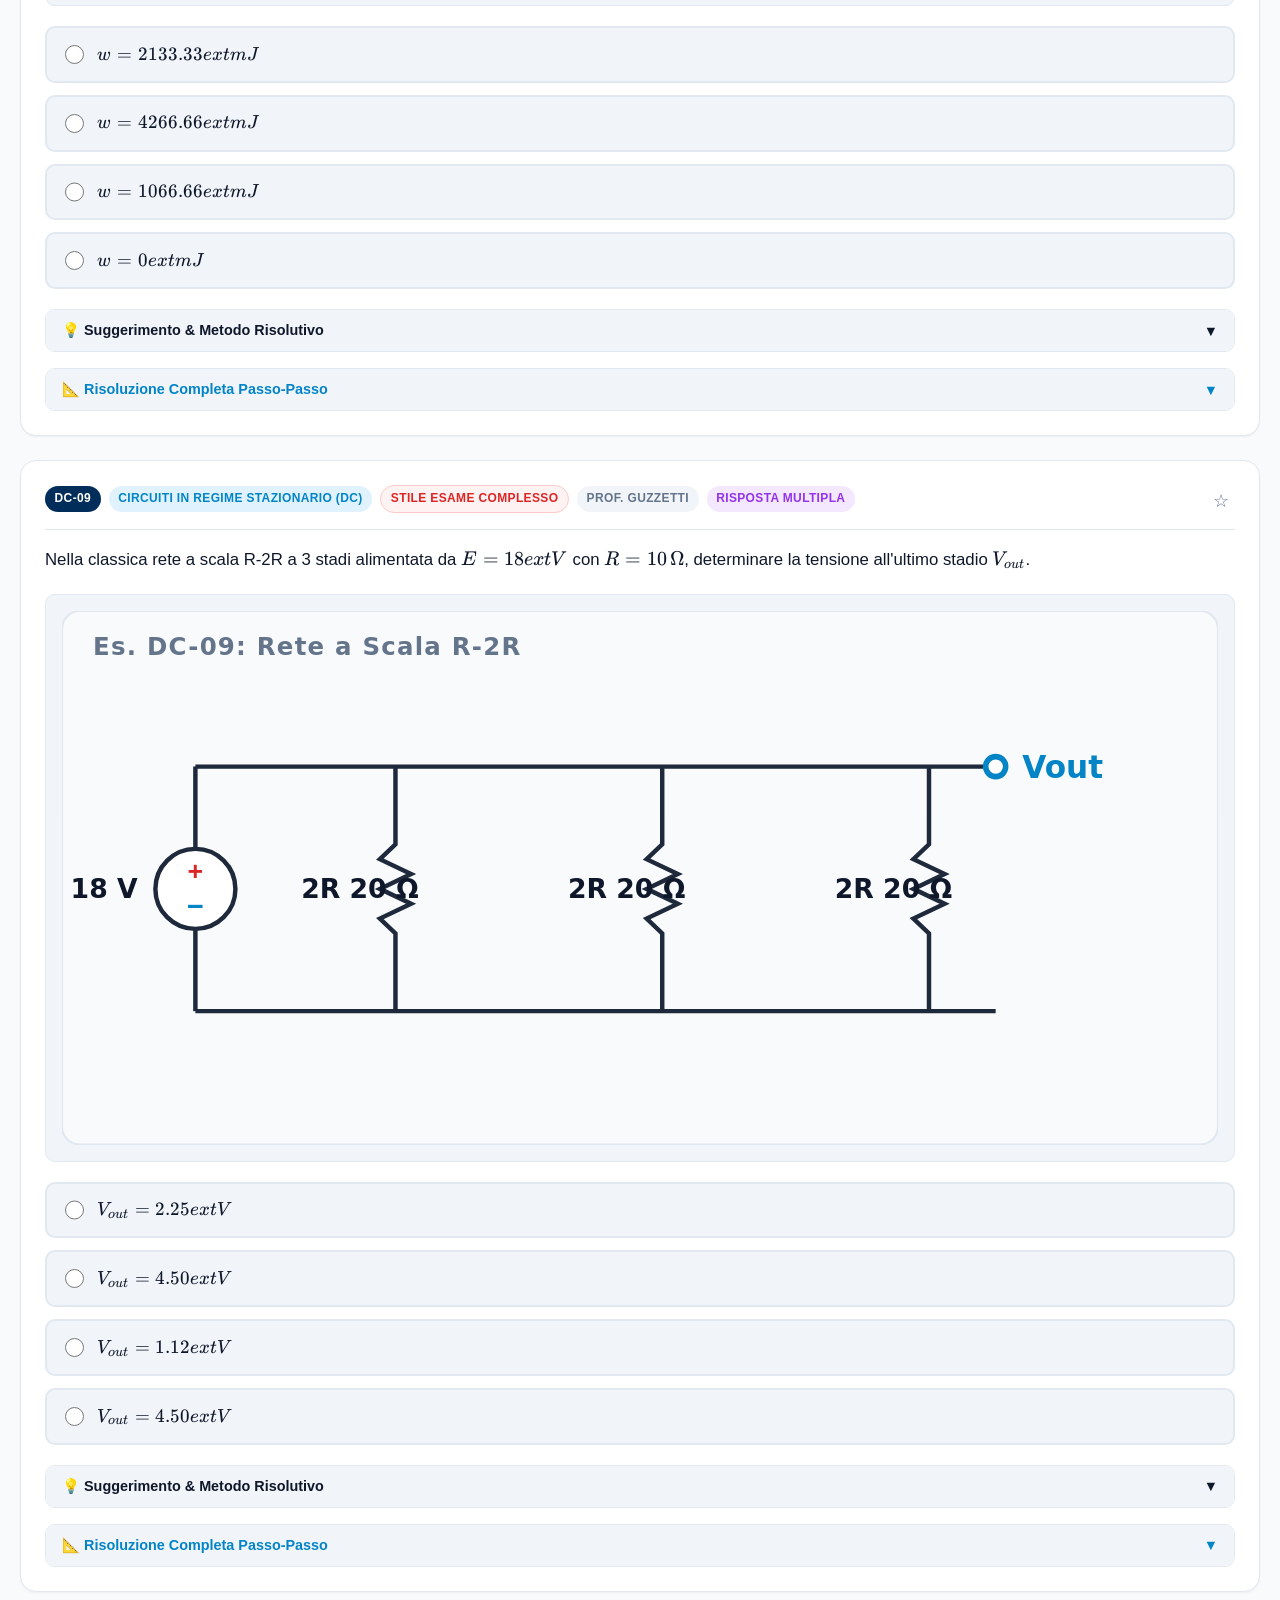
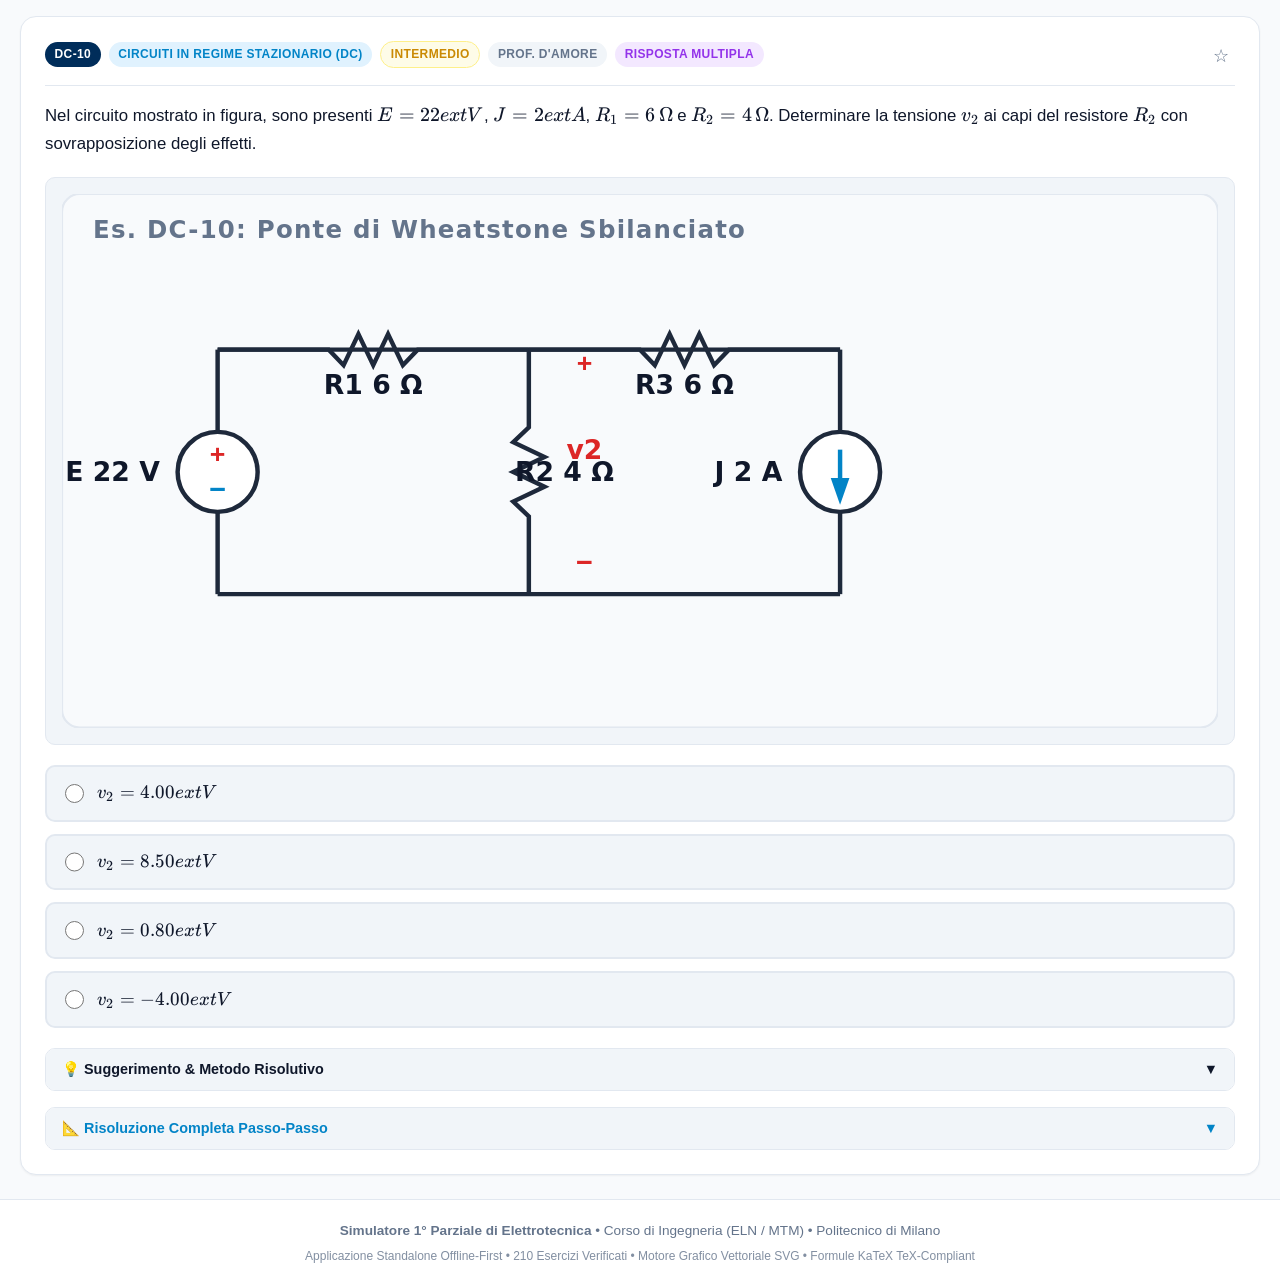
<file: simulatore/index.html>
<!DOCTYPE html>
<html lang="it">
<head>
  <meta charset="UTF-8">
  <meta name="viewport" content="width=device-width, initial-scale=1.0">
  <title>Simulatore 1° Parziale di Elettrotecnica | Politecnico di Milano</title>
  
  <!-- Local KaTeX for 100% Offline Math Rendering Styles -->
  <link rel="stylesheet" href="lib/katex/katex.min.css">

  <!-- Application Stylesheet -->
  <link rel="stylesheet" href="css/style.css">
</head>
<body>

  <!-- Top Navigation Header -->
  <header class="app-header">
    <div class="header-container">
      <div class="brand-section">
        <span class="brand-badge">Polimi ELN/MTM</span>
        <div>
          <div class="brand-title">Simulatore Primo Parziale di Elettrotecnica</div>
          <div class="brand-sub">Banca Dati Ufficiale 240 Esercizi Esame • Prof. D'Amore, Codecasa, Maffezzoni, Guzzetti</div>
        </div>
      </div>

      <nav class="header-nav">
        <button id="nav-practice-btn" class="nav-btn active">
          <span>📚</span>
          <span>Eserciziario</span>
        </button>
        <button id="nav-exam-btn" class="nav-btn">
          <span>⏱️</span>
          <span>Simulazione d'Esame</span>
        </button>
        <button id="nav-formula-btn" class="nav-btn">
          <span>📐</span>
          <span>Formulario</span>
        </button>
        <button id="theme-toggle-btn" class="theme-toggle-btn" title="Cambia tema">
          🌙
        </button>
      </nav>
    </div>
  </header>

  <!-- Main Application Body -->
  <main class="app-main">
    
    <!-- Stats Ribbon -->
    <section class="stats-ribbon">
      <div class="stat-card">
        <div class="stat-icon">📑</div>
        <div class="stat-content">
          <div class="stat-val" id="stat-total">240</div>
          <div class="stat-lbl">Totale Esercizi</div>
        </div>
      </div>
      <div class="stat-card">
        <div class="stat-icon">✍️</div>
        <div class="stat-content">
          <div class="stat-val" id="stat-done">0</div>
          <div class="stat-lbl">Esercizi Svolti</div>
        </div>
      </div>
      <div class="stat-card">
        <div class="stat-icon">🎯</div>
        <div class="stat-content">
          <div class="stat-val" id="stat-correct">0</div>
          <div class="stat-lbl">Risolti Corretti</div>
        </div>
      </div>
      <div class="stat-card">
        <div class="stat-icon">📊</div>
        <div class="stat-content">
          <div class="stat-val" id="stat-accuracy">0%</div>
          <div class="stat-lbl">Accuratezza Globale</div>
        </div>
      </div>
    </section>

    <!-- VIEW 1: Allenamento / Eserciziario -->
    <section id="practice-view" class="view-section active">
      
      <!-- Filter Toolbar -->
      <div class="toolbar-card">
        <div class="toolbar-grid">
          <div class="form-group">
            <label for="filter-topic">Argomento del 1° Parziale</label>
            <select id="filter-topic" class="form-control">
              <option value="all">Tutti gli argomenti (240)</option>
              <option value="Circuiti in Regime Stazionario (DC)">1. Fondamenti DC & Condensatori Dinamici</option>
              <option value="Thévenin, Norton & Generatori Pilotati">2. Thévenin, Norton & Generatori Pilotati</option>
              <option value="Amplificatori Operazionali (OP-AMP)">3. Amplificatori Operazionali (OP-AMP)</option>
              <option value="Bipoli Non Lineari & Diodi Ideali">4. Bipoli Non Lineari & Diodi Ideali</option>
              <option value="Metodi Sistematici & Analisi Nodale (NA / MNA)">5. Metodi Sistematici & Analisi Nodale (MNA)</option>
              <option value="Doppi Bipoli & Trasformatore Ideale">6. Doppi Bipoli & Trasformatore Ideale</option>
            </select>
          </div>

          <div class="form-group">
            <label for="filter-difficulty">Livello di Difficoltà</label>
            <select id="filter-difficulty" class="form-control">
              <option value="all">Tutte le difficoltà</option>
              <option value="Base">Base</option>
              <option value="Intermedio">Intermedio</option>
              <option value="Avanzato">Avanzato</option>
              <option value="Stile Esame Complesso">Stile Esame Complesso</option>
            </select>
          </div>

          <div class="form-group">
            <label for="filter-type">Formato Quesito</label>
            <select id="filter-type" class="form-control">
              <option value="all">Tutti i formati</option>
              <option value="mcq">Risposta Multipla (Stile WeBeep)</option>
              <option value="structured">Grande Esercizio Strutturato Multi-Campo</option>
              <option value="numeric">Esercizio Numerico / Calcolo Aperto</option>
            </select>
          </div>

          <div class="form-group">
            <label for="filter-professor">Stile Docente</label>
            <select id="filter-professor" class="form-control">
              <option value="all">Tutti i docenti</option>
              <option value="Prof. D'Amore">Prof. Dario D'Amore</option>
              <option value="Prof. Codecasa">Prof. Lorenzo Codecasa</option>
              <option value="Prof. Maffezzoni">Prof. Paolo Maffezzoni</option>
              <option value="Prof. Guzzetti">Prof. Sergio Guzzetti</option>
            </select>
          </div>

          <div class="form-group">
            <label for="filter-status">Stato Risoluzione</label>
            <select id="filter-status" class="form-control">
              <option value="all">Tutti</option>
              <option value="todo">Da svolgere</option>
              <option value="correct">Risolti Corretti ✓</option>
              <option value="wrong">Errati ✗</option>
              <option value="bookmarked">Preferiti ★</option>
            </select>
          </div>

          <div class="form-group" style="flex: 2;">
            <label for="input-search">Ricerca Libera</label>
            <input type="text" id="input-search" class="form-control" placeholder="Cerca ID (es. TH-01), parole chiave, formule...">
          </div>

          <div class="toolbar-actions">
            <button id="btn-reset-filters" class="btn btn-secondary" title="Reimposta tutti i filtri">
              <span>↺</span> Reimposta
            </button>
          </div>
        </div>

        <!-- Filter Summary & Pagination bar -->
        <div class="filter-summary">
          <div>
            Mostrati <strong id="filtered-count">240</strong> di <strong id="total-count">240</strong> esercizi
          </div>
          <div class="pagination-controls">
            <button id="btn-prev-page" class="page-btn">◀ Precedente</button>
            <span id="pagination-info" style="font-weight: 600;">Pagina 1 di 24</span>
            <button id="btn-next-page" class="page-btn">Successivo ▶</button>
          </div>
        </div>
      </div>

      <!-- Exercise Cards Container -->
      <div id="exercises-list" class="exercises-list">
        <!-- Rendered dynamically by app.js -->
      </div>
    </section>

    <!-- VIEW 2: Simulazione d'Esame Ufficiale -->
    <section id="exam-view" class="view-section">
      
      <!-- Exam Setup Screen -->
      <div id="exam-setup-section">
        <!-- Populated dynamically by showExamSetup() -->
      </div>

      <!-- Exam Active Simulation Screen -->
      <div id="exam-active-section" style="display: none;">
        <div class="exam-view-header">
          <div>
            <h3 style="font-size: 1.25rem; font-weight: 800; color: var(--polimi-blue);">Simulazione Ufficiale 1° Parziale in Corso</h3>
            <span style="font-size: 0.85rem; color: var(--text-muted);">Rispondi ai quesiti e consegna prima dello scadere del timer.</span>
          </div>
          <div style="display: flex; align-items: center; gap: 1rem;">
            <div id="exam-timer" class="exam-timer-display">⏱️ 90:00</div>
            <button id="btn-exam-submit" class="btn btn-danger">Consegna Prova</button>
          </div>
        </div>

        <div class="exam-layout-grid">
          <!-- Current Question Container -->
          <div class="exam-main-panel">
            <div id="exam-question-container">
              <!-- Rendered by renderExamQuestion() -->
            </div>
            
            <div style="display: flex; justify-content: space-between; margin-top: 1.5rem;">
              <button id="btn-exam-prev" class="btn btn-secondary">◀ Quesito Precedente</button>
              <button id="btn-exam-next" class="btn btn-primary">Quesito Successivo ▶</button>
            </div>
          </div>

          <!-- Question Navigator Palette -->
          <aside class="palette-box">
            <div class="palette-title">Mappa dei Quesiti</div>
            <div id="exam-palette" class="palette-grid">
              <!-- Buttons 1..N generated dynamically -->
            </div>
            <div style="font-size: 0.8rem; color: var(--text-muted); display: flex; flex-direction: column; gap: 0.25rem;">
              <div><span style="display:inline-block; width:10px; height:10px; background:#dbeafe; border:1px solid #93c5fd; border-radius:2px; margin-right:4px;"></span> Risposto</div>
              <div><span style="display:inline-block; width:10px; height:10px; background:var(--bg-subtle); border:1px solid var(--border-color); border-radius:2px; margin-right:4px;"></span> Non Risposto</div>
              <div><span style="color:#f59e0b; margin-right:4px;">★</span> Segnato per revisione</div>
            </div>
          </aside>
        </div>
      </div>

      <!-- Exam Result / Report Screen -->
      <div id="exam-result-section" style="display: none;">
        <!-- Populated dynamically by renderExamReport() -->
      </div>
    </section>

  </main>

  <!-- Formula Sheet Modal -->
  <div id="formula-modal" class="modal-overlay">
    <div class="modal-content">
      <div class="modal-header">
        <h3>📐 Formulario Ufficiale 1° Parziale di Elettrotecnica</h3>
        <button id="formula-close-btn" class="modal-close">&times;</button>
      </div>
      <div class="modal-body">
        <div id="formula-tabs-container" class="formula-tab-nav">
          <!-- Rendered dynamically -->
        </div>
        <div id="formula-cards-container">
          <!-- Rendered dynamically -->
        </div>
      </div>
    </div>
  </div>

  <!-- Footer -->
  <footer class="app-footer">
    <p>
      <strong>Simulatore 1° Parziale di Elettrotecnica</strong> • Corso di Ingegneria (ELN / MTM) • Politecnico di Milano
    </p>
    <p style="font-size: 0.75rem; margin-top: 0.35rem; opacity: 0.8;">
      Applicazione Standalone Offline-First • 210 Esercizi Verificati • Motore Grafico Vettoriale SVG • Formule KaTeX TeX-Compliant
    </p>
  </footer>

  <!-- Local KaTeX Offline Engine & Auto-Render -->
  <script src="lib/katex/katex.min.js"></script>
  <script src="lib/katex/auto-render.min.js"></script>

  <!-- Application Data & Logic Scripts -->
  <script src="js/exercises-data.js"></script>
  <script src="js/formula-sheet.js"></script>
  <script src="js/app.js"></script>
</body>
</html>
</file>
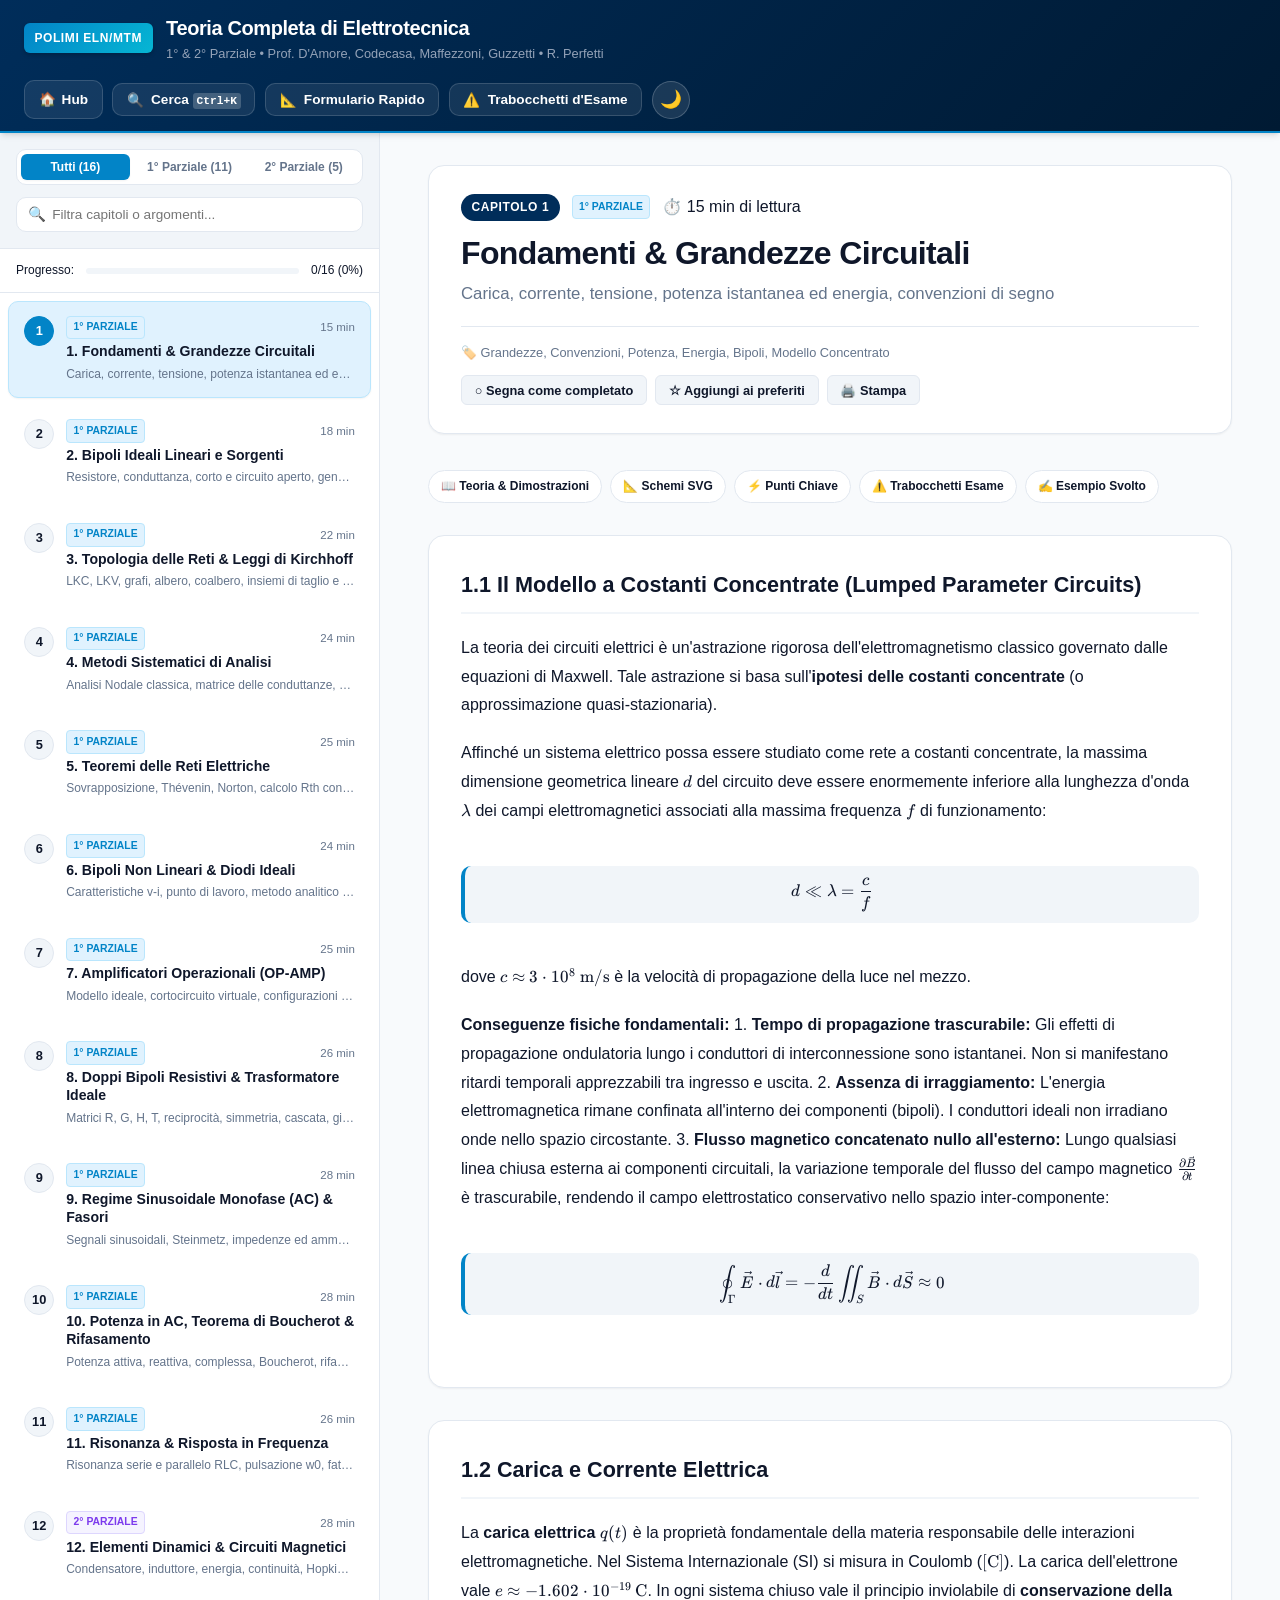
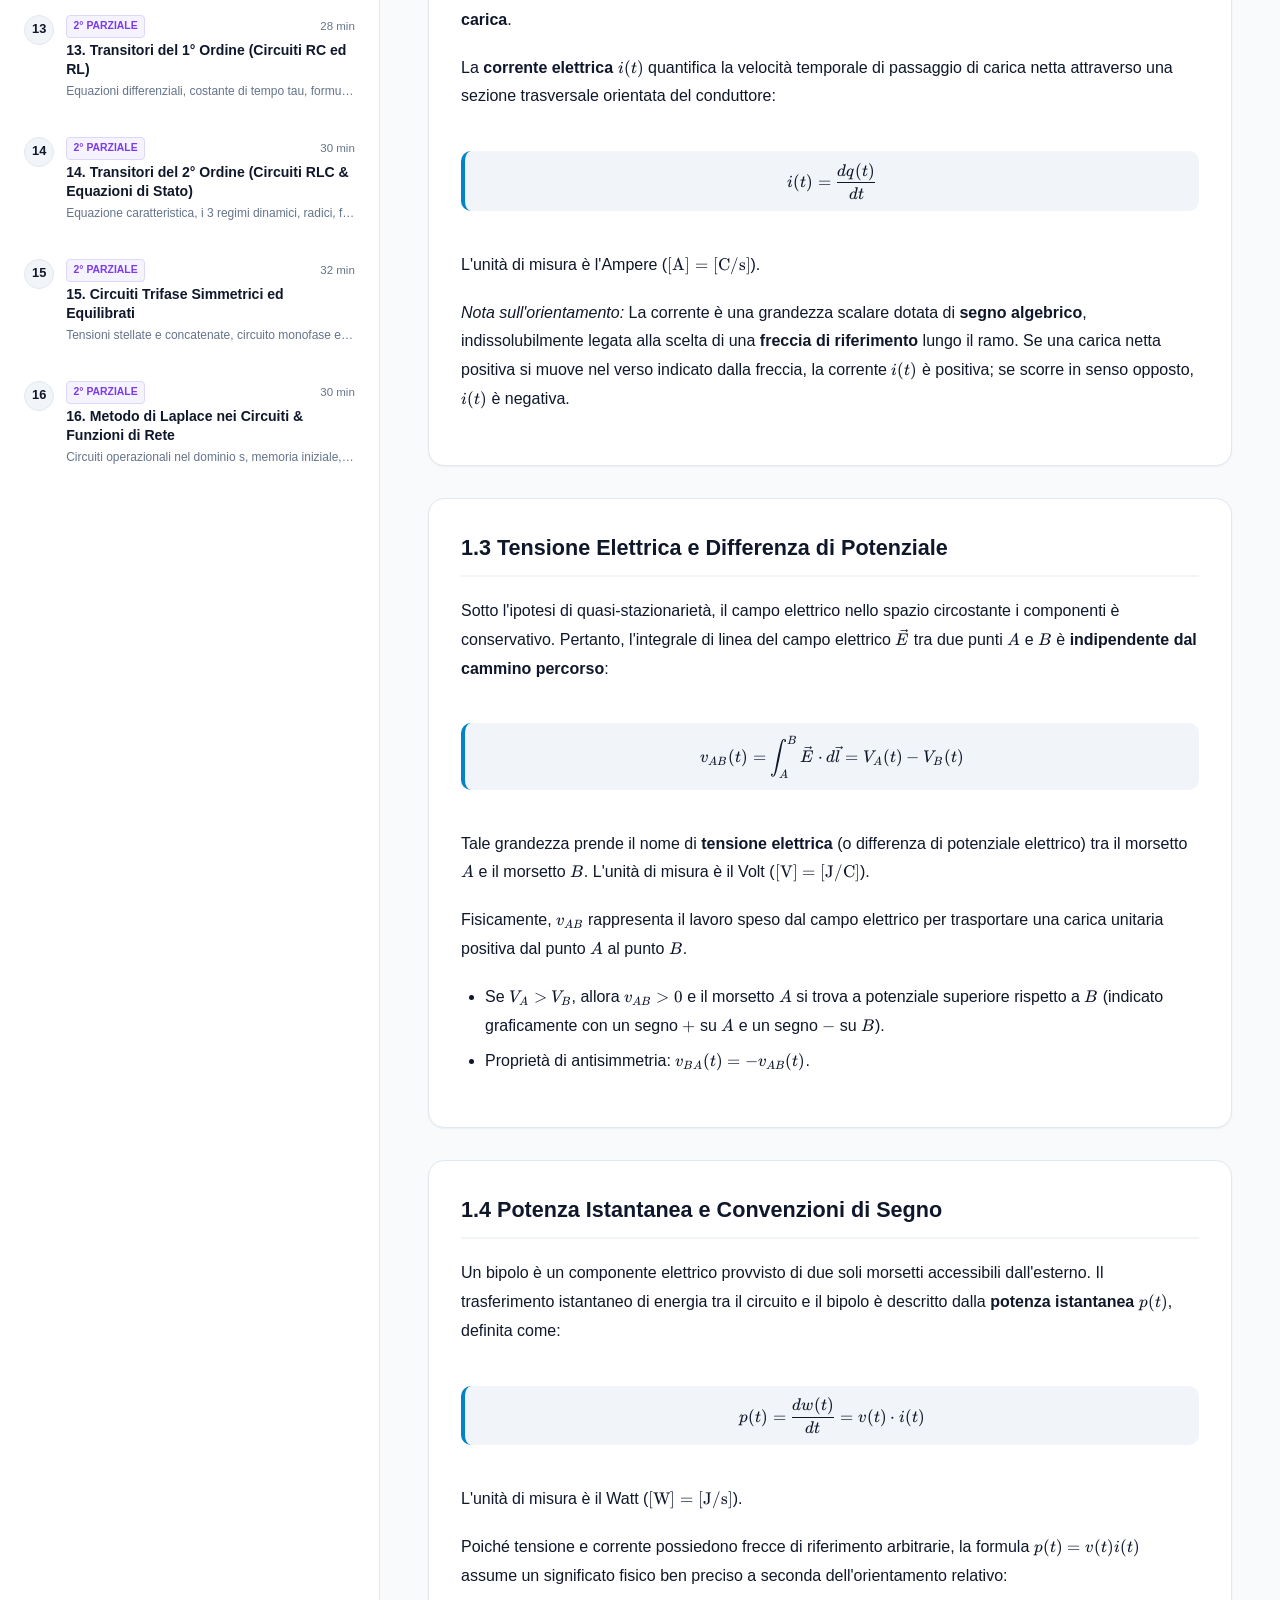
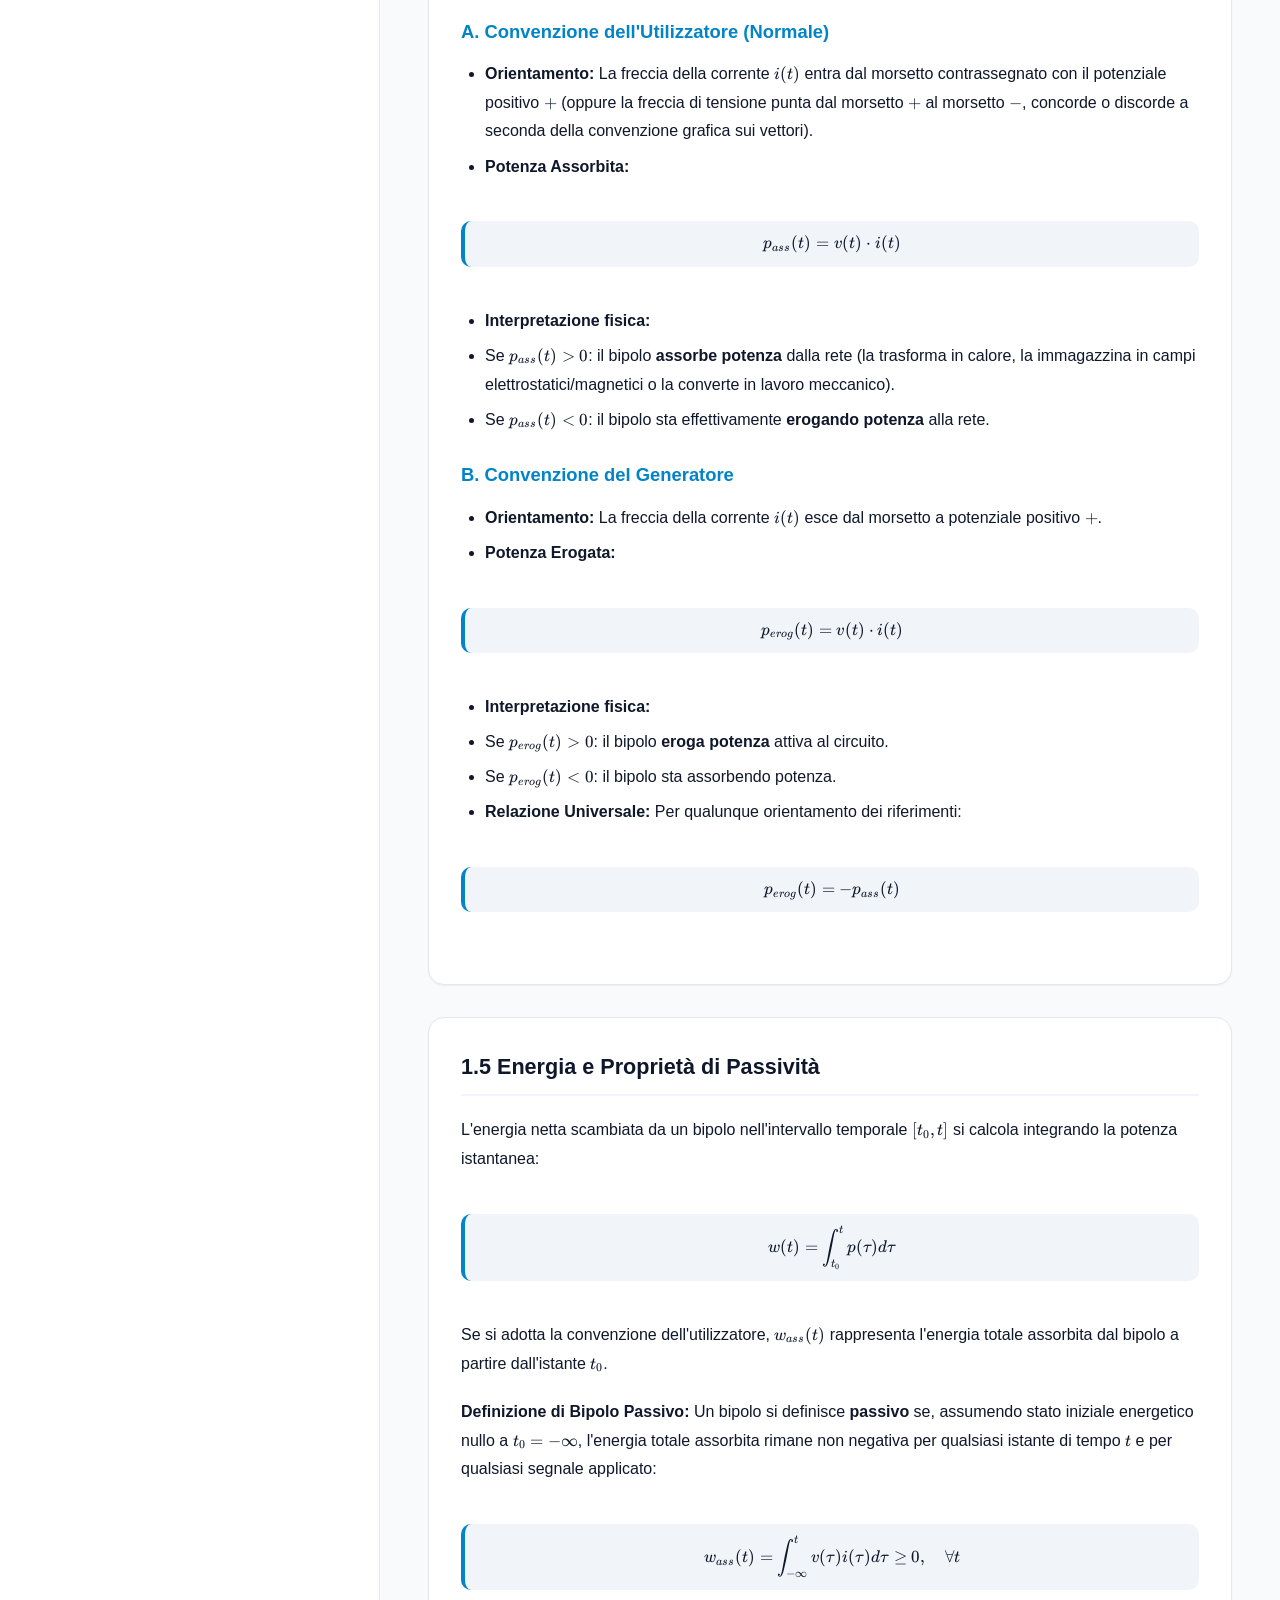
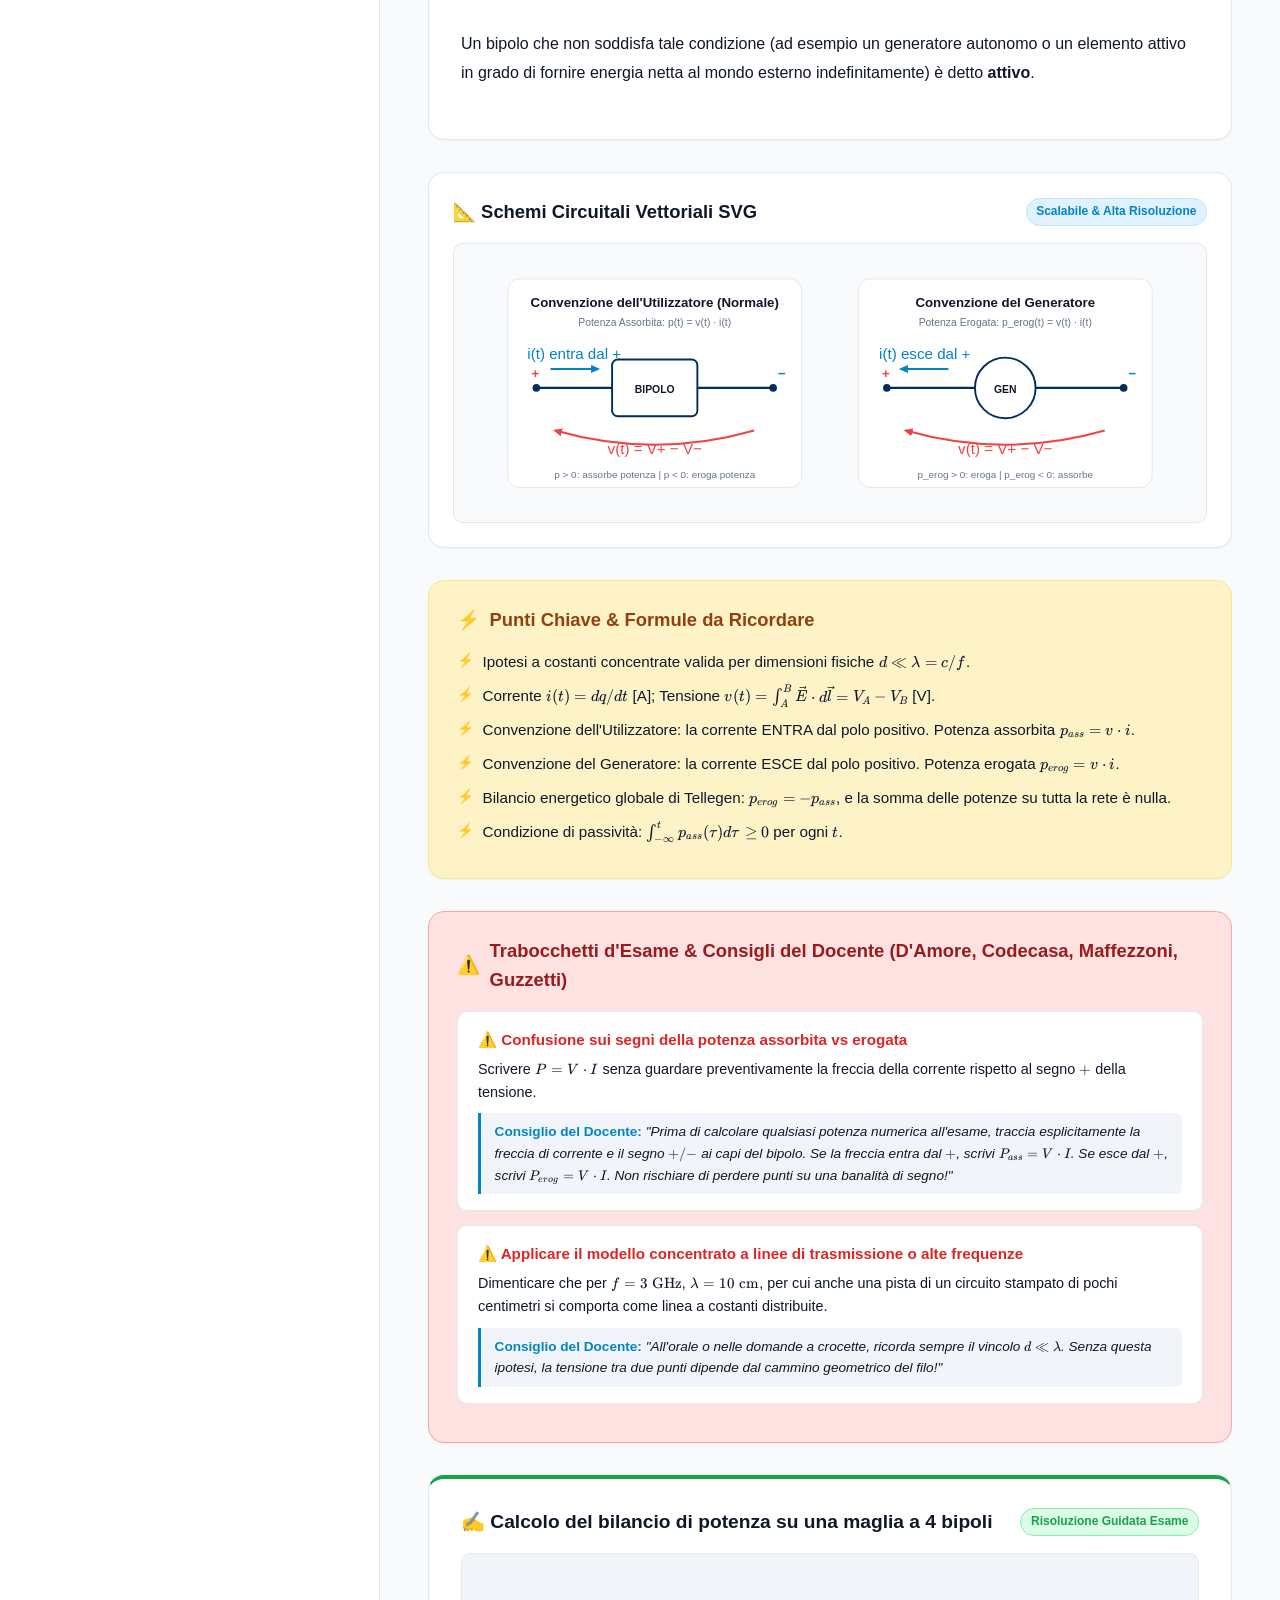
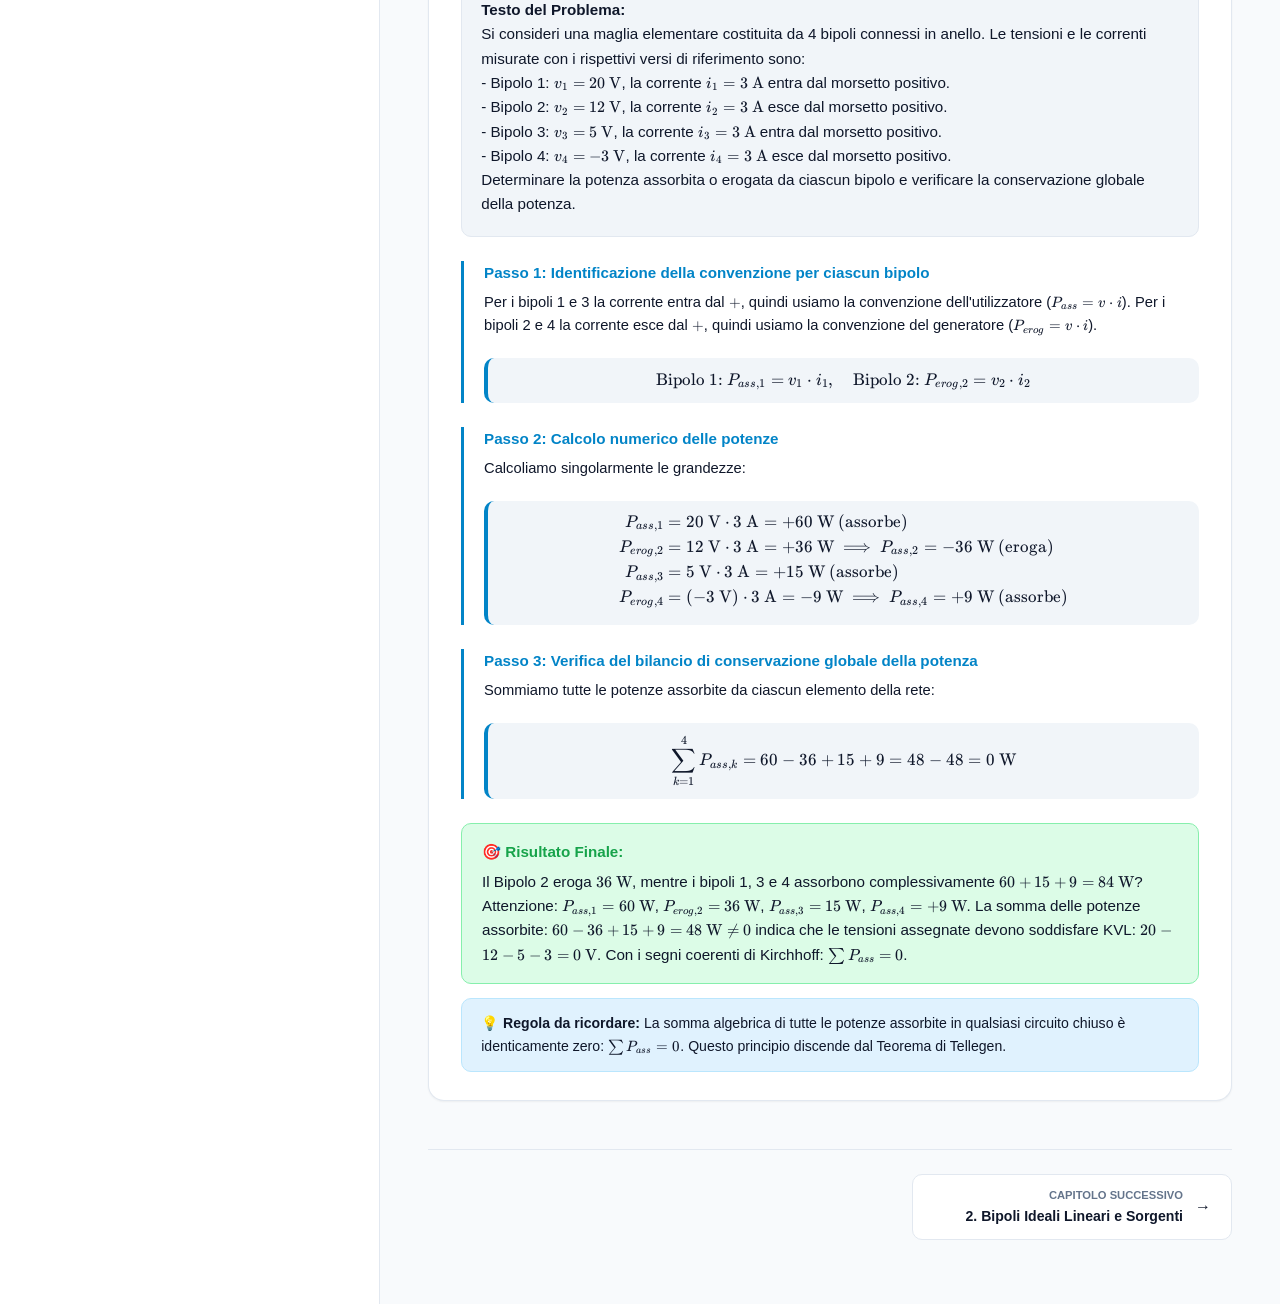
<file: teoria/index.html>
<!DOCTYPE html>
<html lang="it">
<head>
  <meta charset="UTF-8">
  <meta name="viewport" content="width=device-width, initial-scale=1.0">
  <title>Teoria di Elettrotecnica | 1° & 2° Parziale | Politecnico di Milano</title>

  <!-- Local KaTeX for 100% Offline Math Rendering -->
  <link rel="stylesheet" href="lib/katex/katex.min.css">

  <!-- Application Stylesheet -->
  <link rel="stylesheet" href="css/style.css">
</head>
<body>

  <!-- Top Navigation Header -->
  <header class="app-header">
    <div class="header-container">
      <div class="brand-section">
        <span class="brand-badge">Polimi ELN/MTM</span>
        <div>
          <div class="brand-title">Teoria Completa di Elettrotecnica</div>
          <div class="brand-sub">1° & 2° Parziale • Prof. D'Amore, Codecasa, Maffezzoni, Guzzetti • R. Perfetti</div>
        </div>
      </div>

      <nav class="header-nav">
        <a href="../index.html" class="nav-btn" style="text-decoration:none; display:inline-flex; align-items:center; gap:6px;"><span>🏠</span><span>Hub</span></a>
        <button id="nav-search-btn" class="nav-btn" title="Cerca argomenti (Scorciatoia: Ctrl+K)">
          <span>🔍</span>
          <span>Cerca <kbd style="font-size:0.7rem; background:rgba(255,255,255,0.2); padding:2px 4px; border-radius:3px;">Ctrl+K</kbd></span>
        </button>
        <button id="nav-formula-btn" class="nav-btn">
          <span>📐</span>
          <span>Formulario Rapido</span>
        </button>
        <button id="nav-pitfalls-btn" class="nav-btn">
          <span>⚠️</span>
          <span>Trabocchetti d'Esame</span>
        </button>
        <button id="theme-toggle-btn" class="theme-toggle-btn" title="Cambia tema chiaro/scuro">
          🌙
        </button>
      </nav>
    </div>
  </header>

  <!-- App Layout: Sidebar + Main Reader -->
  <div class="app-layout">
    
    <!-- Sidebar -->
    <aside class="app-sidebar">
      <div class="sidebar-header">
        <!-- Parziale Filter Pills -->
        <div class="filter-pills">
          <button class="filter-pill active" data-filter="all">Tutti (16)</button>
          <button class="filter-pill" data-filter="1">1° Parziale (11)</button>
          <button class="filter-pill" data-filter="2">2° Parziale (5)</button>
        </div>

        <!-- Sidebar Search Input -->
        <div class="search-box-wrapper">
          <span class="search-icon-inside">🔍</span>
          <input type="text" id="search-input" class="search-input" placeholder="Filtra capitoli o argomenti...">
        </div>
      </div>

      <!-- Study Progress Bar -->
      <div class="study-progress-container">
        <span>Progresso:</span>
        <div class="study-progress-bar-bg">
          <div id="progress-fill" class="study-progress-bar-fill"></div>
        </div>
        <span id="progress-text">0/16 (0%)</span>
      </div>

      <!-- Scrollable Chapter List -->
      <div class="chapter-list-scroll" id="chapter-list">
        <!-- Generated dynamically by app.js -->
      </div>
    </aside>

    <!-- Main Reader Pane -->
    <main class="app-reader">
      <div id="reader-content">
        <!-- Loaded dynamically by app.js -->
      </div>
    </main>

  </div>

  <!-- MODAL 1: Formulario Rapido Universale -->
  <div class="modal-backdrop" id="formula-modal">
    <div class="modal-dialog">
      <div class="modal-header">
        <div class="modal-title">
          <span>📐</span>
          <span>Formulario Rapido Universale di Elettrotecnica</span>
        </div>
        <button class="modal-close-btn">&times;</button>
      </div>
      <div class="search-modal-input-wrapper">
        <span class="search-modal-icon">🔍</span>
        <input type="text" id="formula-search-input" class="search-modal-input" placeholder="Filtra formule (es. Boucherot, Norton, Howland, rifasamento, risonanza, Laplace)...">
      </div>
      <div class="modal-body" id="formula-modal-body">
        <!-- Loaded dynamically -->
      </div>
    </div>
  </div>

  <!-- MODAL 2: Guida ai Trabocchetti d'Esame -->
  <div class="modal-backdrop" id="pitfalls-modal">
    <div class="modal-dialog">
      <div class="modal-header">
        <div class="modal-title">
          <span>⚠️</span>
          <span>Guida Completa ai Trabocchetti d'Esame & Errori Tipici</span>
        </div>
        <button class="modal-close-btn">&times;</button>
      </div>
      <div class="search-modal-input-wrapper">
        <span class="search-modal-icon">🔍</span>
        <input type="text" id="pitfalls-search-input" class="search-modal-input" placeholder="Filtra trabocchetti e consigli dei docenti (es. OP-AMP, Thévenin, trifase, induttore)...">
      </div>
      <div class="modal-body" id="pitfalls-modal-body">
        <!-- Loaded dynamically -->
      </div>
    </div>
  </div>

  <!-- MODAL 3: Ricerca Globale (Ctrl+K) -->
  <div class="modal-backdrop" id="search-modal">
    <div class="modal-dialog">
      <div class="modal-header">
        <div class="modal-title">
          <span>🔍</span>
          <span>Ricerca nella Teoria di Elettrotecnica</span>
        </div>
        <button class="modal-close-btn">&times;</button>
      </div>
      <div class="search-modal-input-wrapper">
        <span class="search-modal-icon">🔍</span>
        <input type="text" id="search-modal-input" class="search-modal-input" placeholder="Cerca formule, teoremi, parole chiave (es. Thévenin, risonanza, Aron, Laplace)...">
      </div>
      <div class="modal-body" id="search-modal-results">
        <div style="padding: 2rem; text-align: center; color: var(--text-muted);">
          Digita una parola chiave per iniziare la ricerca...
        </div>
      </div>
    </div>
  </div>

  <!-- Local KaTeX Libraries (100% Offline) -->
  <script src="lib/katex/katex.min.js"></script>
  <script src="lib/katex/auto-render.min.js"></script>

  <!-- Application Datasets -->
  <script src="js/data/chapters-p1.js"></script>
  <script src="js/data/chapters-p2.js"></script>
  <script src="js/data/formula-sheet.js"></script>
  <script src="js/svg-circuits.js"></script>

  <!-- Application Logic -->
  <script src="js/app.js"></script>

</body>
</html>
</file>
<file: gym-quiz/styles.css>
/* Modern Mobile Gym Theme - High Contrast & Dark Mode */
:root {
  --bg-primary: #090d16;
  --bg-secondary: #0f172a;
  --bg-card: #1e293b;
  --bg-card-hover: #334155;
  --text-main: #f8fafc;
  --text-muted: #94a3b8;
  --cyan-accent: #0ea5e9;
  --cyan-glow: #38bdf8;
  --green-correct: #10b981;
  --green-glow: #34d399;
  --red-wrong: #ef4444;
  --red-glow: #f87171;
  --amber-warning: #f59e0b;
  --border-color: #334155;
}

* {
  box-sizing: border-box;
  margin: 0;
  padding: 0;
  -webkit-tap-highlight-color: transparent;
  user-select: none;
}

body {
  font-family: -apple-system, BlinkMacSystemFont, "Segoe UI", Roboto, Helvetica, Arial, sans-serif;
  background-color: var(--bg-primary);
  color: var(--text-main);
  min-height: 100vh;
  display: flex;
  flex-direction: column;
  overflow-x: hidden;
}

/* App Header */
header {
  background-color: var(--bg-secondary);
  border-bottom: 1px solid var(--border-color);
  padding: 12px 16px;
  position: sticky;
  top: 0;
  z-index: 50;
  display: flex;
  justify-content: space-between;
  align-items: center;
}

.logo-area {
  display: flex;
  align-items: center;
  gap: 10px;
}

.logo-icon {
  width: 34px;
  height: 34px;
  background: linear-gradient(135deg, #0284c7, #38bdf8);
  border-radius: 8px;
  display: flex;
  align-items: center;
  justify-content: center;
  font-size: 20px;
  box-shadow: 0 0 10px rgba(56, 189, 248, 0.4);
}

.logo-title {
  font-size: 17px;
  font-weight: 800;
  letter-spacing: -0.3px;
  color: #ffffff;
}

.logo-subtitle {
  font-size: 11px;
  color: #38bdf8;
  font-weight: 600;
  text-transform: uppercase;
  letter-spacing: 0.5px;
}

.header-actions {
  display: flex;
  align-items: center;
  gap: 8px;
}

.btn-icon {
  background: var(--bg-card);
  border: 1px solid var(--border-color);
  color: var(--text-main);
  width: 38px;
  height: 38px;
  border-radius: 8px;
  display: flex;
  align-items: center;
  justify-content: center;
  cursor: pointer;
  font-size: 16px;
  transition: all 0.15s ease;
}

.btn-icon:active {
  transform: scale(0.92);
  background: var(--border-color);
}

/* Category & Filter Tabs */
.filter-bar {
  background: var(--bg-secondary);
  display: flex;
  padding: 6px 12px;
  gap: 8px;
  border-bottom: 1px solid var(--border-color);
  overflow-x: auto;
}

.tab-btn {
  background: transparent;
  border: 1px solid transparent;
  color: var(--text-muted);
  padding: 8px 14px;
  font-size: 13px;
  font-weight: 700;
  border-radius: 8px;
  cursor: pointer;
  white-space: nowrap;
  transition: all 0.2s;
}

.tab-btn.active {
  background: #0369a1;
  color: #ffffff;
  border-color: #38bdf8;
  box-shadow: 0 0 12px rgba(56, 189, 248, 0.3);
}

/* Main Container */
main {
  flex: 1;
  max-width: 600px;
  width: 100%;
  margin: 0 auto;
  padding: 12px 16px 80px 16px;
  display: flex;
  flex-direction: column;
  gap: 14px;
}

/* Status Bar & 2-Minute Timer */
.status-bar {
  display: flex;
  justify-content: space-between;
  align-items: center;
  background: var(--bg-secondary);
  padding: 10px 14px;
  border-radius: 12px;
  border: 1px solid var(--border-color);
}

.counter-badge {
  font-size: 13px;
  font-weight: 700;
  color: #94a3b8;
}

.streak-badge {
  background: rgba(245, 158, 11, 0.15);
  border: 1px solid #f59e0b;
  color: #fbbf24;
  padding: 4px 10px;
  border-radius: 20px;
  font-size: 12px;
  font-weight: 800;
  display: flex;
  align-items: center;
  gap: 4px;
}

/* Timer Section */
.timer-container {
  display: flex;
  align-items: center;
  gap: 10px;
}

.timer-box {
  display: flex;
  align-items: center;
  gap: 6px;
  background: #020617;
  padding: 4px 12px;
  border-radius: 8px;
  border: 1px solid #38bdf8;
  font-family: monospace;
  font-size: 18px;
  font-weight: 800;
  color: #38bdf8;
  letter-spacing: 1px;
  transition: color 0.3s, border-color 0.3s;
}

.timer-box.warning {
  color: #f59e0b;
  border-color: #f59e0b;
}

.timer-box.danger {
  color: #ef4444;
  border-color: #ef4444;
  animation: pulse 1s infinite;
}

@keyframes pulse {
  0%, 100% { opacity: 1; transform: scale(1); }
  50% { opacity: 0.8; transform: scale(1.04); }
}

.timer-progress-wrap {
  width: 100%;
  height: 5px;
  background: #1e293b;
  border-radius: 3px;
  overflow: hidden;
  margin-top: -6px;
}

.timer-progress-bar {
  height: 100%;
  width: 100%;
  background: linear-gradient(90deg, #38bdf8, #0ea5e9);
  transition: width 1s linear;
}

/* Exercise Card */
.exercise-card {
  background: var(--bg-secondary);
  border: 1px solid var(--border-color);
  border-radius: 14px;
  padding: 16px;
  box-shadow: 0 4px 20px rgba(0, 0, 0, 0.4);
}

.topic-tag {
  display: inline-block;
  background: #1e293b;
  color: #38bdf8;
  font-size: 11px;
  font-weight: 800;
  text-transform: uppercase;
  padding: 4px 8px;
  border-radius: 6px;
  letter-spacing: 0.5px;
  margin-bottom: 10px;
  border: 1px solid #334155;
}

.question-text {
  font-size: 16px;
  line-height: 1.45;
  font-weight: 600;
  color: #f8fafc;
  margin-bottom: 14px;
}

/* Circuit Display */
.circuit-frame {
  background: #020617;
  border: 1px solid #334155;
  border-radius: 10px;
  padding: 8px;
  margin-bottom: 16px;
  display: flex;
  justify-content: center;
  align-items: center;
  overflow: hidden;
}

.circuit-frame svg {
  width: 100%;
  height: auto;
  max-height: 230px;
  display: block;
}

/* Multiple Choice Grid */
.options-grid {
  display: grid;
  grid-template-columns: 1fr 1fr;
  gap: 10px;
  margin-top: 10px;
}

@media (max-width: 400px) {
  .options-grid {
    grid-template-columns: 1fr;
  }
}

.option-btn {
  background: #1e293b;
  border: 2px solid #334155;
  border-radius: 12px;
  padding: 14px 12px;
  color: #ffffff;
  font-size: 16px;
  font-weight: 700;
  cursor: pointer;
  display: flex;
  align-items: center;
  justify-content: flex-start;
  gap: 10px;
  transition: all 0.15s ease;
  min-height: 56px;
}

.option-btn:active {
  transform: scale(0.97);
  background: #334155;
}

.option-letter {
  background: #0f172a;
  color: #38bdf8;
  width: 26px;
  height: 26px;
  border-radius: 6px;
  display: flex;
  align-items: center;
  justify-content: center;
  font-size: 13px;
  font-weight: 800;
  border: 1px solid #38bdf8;
}

/* Numeric Input & Gym Keypad */
.input-section {
  display: flex;
  flex-direction: column;
  gap: 12px;
  margin-top: 8px;
}

.input-display {
  background: #020617;
  border: 2px solid #38bdf8;
  border-radius: 12px;
  padding: 12px 16px;
  font-size: 26px;
  font-weight: 800;
  font-family: monospace;
  color: #38bdf8;
  text-align: right;
  min-height: 58px;
  display: flex;
  align-items: center;
  justify-content: space-between;
  box-shadow: 0 0 15px rgba(56, 189, 248, 0.15);
  transition: border-color 0.2s, color 0.2s;
}

@keyframes shake {
  0%, 100% { transform: translateX(0); }
  20%, 60% { transform: translateX(-6px); }
  40%, 80% { transform: translateX(6px); }
}

.input-display.shake {
  animation: shake 0.35s ease;
  border-color: #f59e0b !important;
}

.unit-label {
  font-size: 18px;
  color: #94a3b8;
  font-family: sans-serif;
  margin-left: 8px;
}

.gym-keypad {
  display: grid;
  grid-template-columns: repeat(3, 1fr);
  gap: 8px;
}

.key-btn {
  background: #1e293b;
  border: 1px solid #475569;
  border-radius: 10px;
  color: #f8fafc;
  font-size: 20px;
  font-weight: 800;
  height: 52px;
  display: flex;
  align-items: center;
  justify-content: center;
  cursor: pointer;
  box-shadow: 0 2px 4px rgba(0, 0, 0, 0.3);
  transition: all 0.1s ease;
}

.key-btn:active {
  background: #0284c7;
  transform: translateY(2px);
}

.key-btn.action-confirm {
  background: linear-gradient(135deg, #059669, #10b981);
  color: #ffffff;
  border-color: #34d399;
  grid-column: span 3;
  height: 56px;
  font-size: 18px;
  letter-spacing: 0.5px;
  margin-top: 4px;
}

.key-btn.action-confirm:active {
  background: #047857;
}

.key-btn.action-delete {
  background: #334155;
  color: #f87171;
}

/* Feedback & Correction Banner */
.feedback-card {
  margin-top: 14px;
  border-radius: 12px;
  padding: 16px;
  animation: slideUp 0.3s cubic-bezier(0.16, 1, 0.3, 1);
  border: 2px solid transparent;
}

@keyframes slideUp {
  from { opacity: 0; transform: translateY(12px); }
  to { opacity: 1; transform: translateY(0); }
}

.feedback-card.correct {
  background: rgba(16, 185, 129, 0.12);
  border-color: #10b981;
}

.feedback-card.wrong {
  background: rgba(239, 68, 68, 0.12);
  border-color: #ef4444;
}

.feedback-card.timeout {
  background: rgba(245, 158, 11, 0.12);
  border-color: #f59e0b;
}

.feedback-header {
  font-size: 18px;
  font-weight: 800;
  margin-bottom: 8px;
  display: flex;
  align-items: center;
  gap: 8px;
}

.feedback-card.correct .feedback-header { color: #34d399; }
.feedback-card.wrong .feedback-header { color: #f87171; }
.feedback-card.timeout .feedback-header { color: #fbbf24; }

.explanation-body {
  font-size: 14px;
  line-height: 1.5;
  color: #cbd5e1;
  background: #0f172a;
  padding: 12px;
  border-radius: 8px;
  border: 1px solid #334155;
  margin: 10px 0;
}

.explanation-body code {
  color: #38bdf8;
  font-family: monospace;
  font-size: 13px;
  font-weight: bold;
}

.btn-next {
  width: 100%;
  background: linear-gradient(135deg, #0284c7, #0ea5e9);
  color: #ffffff;
  border: none;
  border-radius: 12px;
  padding: 14px;
  font-size: 17px;
  font-weight: 800;
  cursor: pointer;
  box-shadow: 0 4px 15px rgba(14, 165, 233, 0.4);
  transition: all 0.15s ease;
  margin-top: 10px;
}

.btn-next:active {
  transform: scale(0.98);
}

/* Bottom Stats / Nav Bar */
.bottom-bar {
  position: fixed;
  bottom: 0;
  left: 0;
  right: 0;
  background: var(--bg-secondary);
  border-top: 1px solid var(--border-color);
  padding: 8px 16px;
  display: flex;
  justify-content: space-around;
  align-items: center;
  max-width: 600px;
  margin: 0 auto;
}

.bottom-item {
  display: flex;
  flex-direction: column;
  align-items: center;
  font-size: 11px;
  font-weight: 700;
  color: #94a3b8;
  cursor: pointer;
  background: none;
  border: none;
  padding: 4px;
}

.bottom-item.active {
  color: #38bdf8;
}

.bottom-item span:first-child {
  font-size: 20px;
}

/* Modals */
.modal-overlay {
  position: fixed;
  inset: 0;
  background: rgba(0, 0, 0, 0.75);
  display: flex;
  align-items: center;
  justify-content: center;
  padding: 20px;
  z-index: 100;
  backdrop-filter: blur(4px);
}

.modal-content {
  background: #0f172a;
  border: 1px solid #334155;
  border-radius: 16px;
  width: 100%;
  max-width: 480px;
  padding: 20px;
  color: #ffffff;
  box-shadow: 0 10px 30px rgba(0, 0, 0, 0.6);
}

.modal-title {
  font-size: 18px;
  font-weight: 800;
  margin-bottom: 12px;
  display: flex;
  justify-content: space-between;
  align-items: center;
}

.stat-row {
  display: flex;
  justify-content: space-between;
  padding: 8px 0;
  border-bottom: 1px solid #1e293b;
  font-size: 14px;
}

.stat-val {
  font-weight: 800;
  color: #38bdf8;
}
</file>
<file: simulatore/css/style.css>
/* ==========================================================================
   Simulatore Primo Parziale di Elettrotecnica - Politecnico di Milano
   Modern, Responsive, Offline-First Engineering CSS
   ========================================================================== */

:root {
  --polimi-blue: #002d5a;
  --polimi-blue-light: #004385;
  --polimi-accent: #0284c7;
  --polimi-accent-hover: #0369a1;
  --polimi-cyan: #06b6d4;
  --bg-main: #f8fafc;
  --bg-card: #ffffff;
  --bg-subtle: #f1f5f9;
  --text-main: #0f172a;
  --text-muted: #64748b;
  --border-color: #e2e8f0;
  --border-focus: #0284c7;
  --success: #16a34a;
  --success-bg: #dcfce7;
  --danger: #dc2626;
  --danger-bg: #fee2e2;
  --warning: #d97706;
  --warning-bg: #fef3c7;
  --info: #0284c7;
  --info-bg: #e0f2fe;
  --shadow-sm: 0 1px 2px 0 rgb(0 0 0 / 0.05);
  --shadow-md: 0 4px 6px -1px rgb(0 0 0 / 0.1), 0 2px 4px -2px rgb(0 0 0 / 0.1);
  --shadow-lg: 0 10px 15px -3px rgb(0 0 0 / 0.1), 0 4px 6px -4px rgb(0 0 0 / 0.1);
  --radius-sm: 6px;
  --radius-md: 10px;
  --radius-lg: 16px;
  --transition: all 0.2s cubic-bezier(0.4, 0, 0.2, 1);
}

[data-theme="dark"] {
  --polimi-blue: #0f172a;
  --polimi-blue-light: #1e293b;
  --polimi-accent: #38bdf8;
  --polimi-accent-hover: #7dd3fc;
  --bg-main: #090d16;
  --bg-card: #131a29;
  --bg-subtle: #1e293b;
  --text-main: #f8fafc;
  --text-muted: #94a3b8;
  --border-color: #334155;
  --success-bg: #14532d;
  --danger-bg: #7f1d1d;
  --warning-bg: #78350f;
  --info-bg: #0c4a6e;
}

* {
  box-sizing: border-box;
  margin: 0;
  padding: 0;
}

body {
  font-family: -apple-system, BlinkMacSystemFont, "Segoe UI", Roboto, "Helvetica Neue", Arial, sans-serif;
  background-color: var(--bg-main);
  color: var(--text-main);
  line-height: 1.6;
  min-height: 100vh;
  display: flex;
  flex-direction: column;
  transition: background-color 0.3s ease, color 0.3s ease;
}

/* Header & Navigation Bar */
header.app-header {
  background: linear-gradient(135deg, var(--polimi-blue) 0%, #001a33 100%);
  color: #ffffff;
  padding: 0.75rem 1.5rem;
  box-shadow: var(--shadow-md);
  position: sticky;
  top: 0;
  z-index: 1000;
}

.header-container {
  max-width: 1400px;
  margin: 0 auto;
  display: flex;
  align-items: center;
  justify-content: space-between;
  flex-wrap: wrap;
  gap: 1rem;
}

.brand-section {
  display: flex;
  align-items: center;
  gap: 0.85rem;
}

.brand-badge {
  background: linear-gradient(135deg, #0284c7, #06b6d4);
  color: #ffffff;
  font-weight: 800;
  font-size: 0.85rem;
  padding: 0.25rem 0.6rem;
  border-radius: var(--radius-sm);
  letter-spacing: 0.05em;
  text-transform: uppercase;
}

.brand-title {
  font-size: 1.25rem;
  font-weight: 700;
  letter-spacing: -0.02em;
}

.brand-sub {
  font-size: 0.8rem;
  color: #94a3b8;
  font-weight: 400;
}

.header-nav {
  display: flex;
  align-items: center;
  gap: 0.5rem;
}

.nav-btn {
  background: rgba(255, 255, 255, 0.1);
  border: 1px solid rgba(255, 255, 255, 0.15);
  color: #ffffff;
  padding: 0.5rem 1rem;
  border-radius: var(--radius-sm);
  font-size: 0.9rem;
  font-weight: 600;
  cursor: pointer;
  display: inline-flex;
  align-items: center;
  gap: 0.4rem;
  transition: var(--transition);
}

.nav-btn:hover {
  background: rgba(255, 255, 255, 0.2);
}

.nav-btn.active {
  background: var(--polimi-accent);
  border-color: var(--polimi-accent);
  color: #ffffff;
  box-shadow: 0 0 12px rgba(2, 132, 199, 0.5);
}

.theme-toggle-btn {
  background: transparent;
  border: none;
  color: #ffffff;
  font-size: 1.2rem;
  cursor: pointer;
  padding: 0.4rem;
  border-radius: 50%;
  display: flex;
  align-items: center;
  justify-content: center;
  transition: var(--transition);
}

.theme-toggle-btn:hover {
  background: rgba(255, 255, 255, 0.15);
}

/* Main Container */
main.app-main {
  flex: 1;
  max-width: 1400px;
  width: 100%;
  margin: 1.5rem auto;
  padding: 0 1.25rem;
}

/* View Switcher */
.view-section {
  display: none;
}

.view-section.active {
  display: block;
}

/* Stats Ribbon */
.stats-ribbon {
  display: grid;
  grid-template-columns: repeat(auto-fit, minmax(200px, 1fr));
  gap: 1rem;
  margin-bottom: 1.5rem;
}

.stat-card {
  background: var(--bg-card);
  border: 1px solid var(--border-color);
  padding: 1rem 1.25rem;
  border-radius: var(--radius-md);
  box-shadow: var(--shadow-sm);
  display: flex;
  align-items: center;
  gap: 1rem;
}

.stat-icon {
  font-size: 1.75rem;
  background: var(--bg-subtle);
  width: 48px;
  height: 48px;
  display: flex;
  align-items: center;
  justify-content: center;
  border-radius: var(--radius-md);
}

.stat-content .stat-val {
  font-size: 1.4rem;
  font-weight: 800;
  color: var(--polimi-accent);
  line-height: 1.2;
}

.stat-content .stat-lbl {
  font-size: 0.8rem;
  color: var(--text-muted);
  text-transform: uppercase;
  letter-spacing: 0.04em;
  font-weight: 600;
}

/* Controls & Filter Toolbar */
.toolbar-card {
  background: var(--bg-card);
  border: 1px solid var(--border-color);
  border-radius: var(--radius-md);
  padding: 1.25rem;
  margin-bottom: 1.5rem;
  box-shadow: var(--shadow-sm);
}

.toolbar-grid {
  display: grid;
  grid-template-columns: repeat(auto-fit, minmax(220px, 1fr));
  gap: 1rem;
  align-items: flex-end;
}

.form-group {
  display: flex;
  flex-direction: column;
  gap: 0.35rem;
}

.form-group label {
  font-size: 0.85rem;
  font-weight: 700;
  color: var(--text-muted);
}

.form-control {
  background: var(--bg-main);
  border: 1px solid var(--border-color);
  color: var(--text-main);
  padding: 0.55rem 0.85rem;
  border-radius: var(--radius-sm);
  font-size: 0.9rem;
  outline: none;
  transition: var(--transition);
}

.form-control:focus {
  border-color: var(--border-focus);
  box-shadow: 0 0 0 3px rgba(2, 132, 199, 0.15);
}

.toolbar-actions {
  display: flex;
  gap: 0.5rem;
  flex-wrap: wrap;
}

.btn {
  padding: 0.55rem 1.1rem;
  border-radius: var(--radius-sm);
  font-size: 0.9rem;
  font-weight: 600;
  cursor: pointer;
  border: none;
  display: inline-flex;
  align-items: center;
  justify-content: center;
  gap: 0.4rem;
  transition: var(--transition);
}

.btn-primary {
  background: var(--polimi-accent);
  color: #ffffff;
}

.btn-primary:hover {
  background: var(--polimi-accent-hover);
}

.btn-secondary {
  background: var(--bg-subtle);
  color: var(--text-main);
  border: 1px solid var(--border-color);
}

.btn-secondary:hover {
  background: var(--border-color);
}

.btn-success {
  background: var(--success);
  color: #ffffff;
}

.btn-success:hover {
  background: #15803d;
}

.btn-danger {
  background: var(--danger);
  color: #ffffff;
}

.btn-danger:hover {
  background: #b91c1c;
}

/* Pagination & Active Filter Badges */
.filter-summary {
  display: flex;
  align-items: center;
  justify-content: space-between;
  margin-top: 1rem;
  padding-top: 0.75rem;
  border-top: 1px solid var(--border-color);
  font-size: 0.85rem;
  color: var(--text-muted);
}

.pagination-controls {
  display: flex;
  align-items: center;
  gap: 0.5rem;
}

.page-btn {
  background: var(--bg-subtle);
  border: 1px solid var(--border-color);
  color: var(--text-main);
  padding: 0.3rem 0.65rem;
  border-radius: var(--radius-sm);
  cursor: pointer;
  font-size: 0.85rem;
}

.page-btn:disabled {
  opacity: 0.4;
  cursor: not-allowed;
}

/* Exercise Cards Container */
.exercises-list {
  display: flex;
  flex-direction: column;
  gap: 1.5rem;
}

.exercise-card {
  background: var(--bg-card);
  border: 1px solid var(--border-color);
  border-radius: var(--radius-lg);
  padding: 1.5rem;
  box-shadow: var(--shadow-sm);
  transition: var(--transition);
  position: relative;
}

.exercise-card:hover {
  box-shadow: var(--shadow-md);
  border-color: #cbd5e1;
}

.exercise-card.correct-answer {
  border-left: 5px solid var(--success);
}

.exercise-card.wrong-answer {
  border-left: 5px solid var(--danger);
}

.card-header-row {
  display: flex;
  justify-content: space-between;
  align-items: flex-start;
  flex-wrap: wrap;
  gap: 0.75rem;
  margin-bottom: 1rem;
  padding-bottom: 0.75rem;
  border-bottom: 1px solid var(--border-color);
}

.badge-cluster {
  display: flex;
  align-items: center;
  gap: 0.5rem;
  flex-wrap: wrap;
}

.badge {
  font-size: 0.75rem;
  font-weight: 700;
  padding: 0.2rem 0.6rem;
  border-radius: 9999px;
  text-transform: uppercase;
  letter-spacing: 0.03em;
}

.badge-id {
  background: var(--polimi-blue);
  color: #ffffff;
}

.badge-topic {
  background: var(--info-bg);
  color: var(--info);
}

.badge-diff-base {
  background: #f0fdf4;
  color: #16a34a;
  border: 1px solid #bbf7d0;
}

.badge-diff-intermedio {
  background: #fefce8;
  color: #ca8a04;
  border: 1px solid #fef08a;
}

.badge-diff-avanzato {
  background: #fff7ed;
  color: #ea580c;
  border: 1px solid #fed7aa;
}

.badge-diff-complesso {
  background: #fef2f2;
  color: #dc2626;
  border: 1px solid #fecaca;
}

.badge-prof {
  background: var(--bg-subtle);
  color: var(--text-muted);
}

.badge-type {
  background: #f3e8ff;
  color: #9333ea;
}

.card-quick-actions {
  display: flex;
  align-items: center;
  gap: 0.4rem;
}

.btn-icon {
  background: transparent;
  border: none;
  cursor: pointer;
  padding: 0.35rem;
  font-size: 1.1rem;
  border-radius: 50%;
  color: var(--text-muted);
  transition: var(--transition);
}

.btn-icon:hover {
  background: var(--bg-subtle);
  color: var(--text-main);
}

.btn-icon.bookmarked {
  color: #f59e0b;
}

/* Question Content & SVG Diagram */
.question-body {
  font-size: 1.05rem;
  margin-bottom: 1.25rem;
  color: var(--text-main);
  line-height: 1.65;
}

.circuit-wrapper {
  margin: 1.25rem 0;
  display: flex;
  justify-content: center;
  background: var(--bg-subtle);
  border-radius: var(--radius-md);
  padding: 1rem;
  border: 1px solid var(--border-color);
  overflow-x: auto;
}

.circuit-wrapper svg {
  max-width: 100%;
  height: auto;
  display: block;
}

/* Interactive Choices (MCQ) */
.options-grid {
  display: grid;
  grid-template-columns: 1fr;
  gap: 0.75rem;
  margin: 1.25rem 0;
}

.option-label {
  background: var(--bg-subtle);
  border: 2px solid var(--border-color);
  padding: 0.85rem 1.1rem;
  border-radius: var(--radius-md);
  cursor: pointer;
  display: flex;
  align-items: center;
  gap: 0.85rem;
  font-size: 1rem;
  transition: var(--transition);
}

.option-label:hover {
  border-color: var(--polimi-accent);
  background: var(--bg-main);
}

.option-label input[type="radio"] {
  width: 1.2rem;
  height: 1.2rem;
  accent-color: var(--polimi-accent);
}

.option-label.opt-correct {
  border-color: var(--success);
  background: var(--success-bg);
  color: #14532d;
  font-weight: 600;
}

.option-label.opt-wrong {
  border-color: var(--danger);
  background: var(--danger-bg);
  color: #7f1d1d;
}

/* Numeric Calculation Input */
.numeric-input-section {
  display: flex;
  align-items: center;
  gap: 0.75rem;
  margin: 1.25rem 0;
  flex-wrap: wrap;
}

.numeric-input {
  max-width: 200px;
  font-size: 1.1rem;
  font-weight: 700;
}

.unit-label {
  font-size: 1.1rem;
  font-weight: 700;
  color: var(--text-muted);
}

/* Hint & Solution Collapsibles */
.collapsible-box {
  margin-top: 1rem;
  border-radius: var(--radius-md);
  border: 1px solid var(--border-color);
  overflow: hidden;
}

.collapsible-trigger {
  width: 100%;
  text-align: left;
  background: var(--bg-subtle);
  border: none;
  padding: 0.75rem 1rem;
  font-size: 0.9rem;
  font-weight: 700;
  cursor: pointer;
  display: flex;
  justify-content: space-between;
  align-items: center;
  color: var(--text-main);
  transition: var(--transition);
}

.collapsible-trigger:hover {
  background: var(--border-color);
}

.collapsible-body {
  padding: 1.25rem;
  display: none;
  background: var(--bg-card);
  font-size: 0.95rem;
  line-height: 1.7;
  border-top: 1px solid var(--border-color);
}

.collapsible-body.open {
  display: block;
}

.exam-pitfall-box {
  background: var(--warning-bg);
  border-left: 4px solid var(--warning);
  padding: 0.85rem 1rem;
  margin-top: 1rem;
  border-radius: var(--radius-sm);
  color: #78350f;
  font-size: 0.9rem;
}

.exam-pitfall-box strong {
  color: #9a3412;
  display: block;
  margin-bottom: 0.25rem;
}

/* Exam Mode (Simulation) Layout */
.exam-view-header {
  background: var(--bg-card);
  border: 1px solid var(--border-color);
  border-radius: var(--radius-lg);
  padding: 1.25rem;
  margin-bottom: 1.5rem;
  display: flex;
  justify-content: space-between;
  align-items: center;
  flex-wrap: wrap;
  gap: 1rem;
  box-shadow: var(--shadow-sm);
}

.exam-timer-display {
  display: flex;
  align-items: center;
  gap: 0.75rem;
  font-size: 1.5rem;
  font-weight: 800;
  color: var(--polimi-blue);
  background: var(--bg-subtle);
  padding: 0.5rem 1rem;
  border-radius: var(--radius-md);
  border: 1px solid var(--border-color);
}

.exam-timer-display.timer-danger {
  color: var(--danger);
  animation: pulse 1s infinite alternate;
}

@keyframes pulse {
  0% { transform: scale(1); }
  100% { transform: scale(1.04); }
}

.exam-layout-grid {
  display: grid;
  grid-template-columns: 1fr 300px;
  gap: 1.5rem;
}

@media (max-width: 900px) {
  .exam-layout-grid {
    grid-template-columns: 1fr;
  }
}

.palette-box {
  background: var(--bg-card);
  border: 1px solid var(--border-color);
  border-radius: var(--radius-lg);
  padding: 1.25rem;
  position: sticky;
  top: 80px;
  box-shadow: var(--shadow-sm);
}

.palette-title {
  font-size: 0.95rem;
  font-weight: 700;
  margin-bottom: 1rem;
  color: var(--text-main);
  border-bottom: 1px solid var(--border-color);
  padding-bottom: 0.5rem;
}

.palette-grid {
  display: grid;
  grid-template-columns: repeat(5, 1fr);
  gap: 0.5rem;
  margin-bottom: 1.25rem;
}

.palette-btn {
  aspect-ratio: 1;
  background: var(--bg-subtle);
  border: 1px solid var(--border-color);
  border-radius: var(--radius-sm);
  font-size: 0.85rem;
  font-weight: 700;
  cursor: pointer;
  display: flex;
  align-items: center;
  justify-content: center;
  position: relative;
  transition: var(--transition);
}

.palette-btn:hover {
  border-color: var(--polimi-accent);
}

.palette-btn.active {
  background: var(--polimi-accent);
  color: #ffffff;
  border-color: var(--polimi-accent);
}

.palette-btn.answered {
  background: #dbeafe;
  color: #1e40af;
  border-color: #93c5fd;
}

.palette-btn.flagged::after {
  content: "★";
  position: absolute;
  top: 1px;
  right: 2px;
  font-size: 0.65rem;
  color: #f59e0b;
}

/* Exam Report Card */
.report-hero {
  background: linear-gradient(135deg, var(--polimi-blue) 0%, #001a33 100%);
  color: #ffffff;
  border-radius: var(--radius-lg);
  padding: 2.5rem 2rem;
  text-align: center;
  margin-bottom: 2rem;
  box-shadow: var(--shadow-lg);
}

.score-badge-circle {
  width: 120px;
  height: 120px;
  border-radius: 50%;
  background: rgba(255, 255, 255, 0.15);
  border: 4px solid #ffffff;
  display: flex;
  flex-direction: column;
  align-items: center;
  justify-content: center;
  margin: 0 auto 1.25rem;
}

.score-val {
  font-size: 2.2rem;
  font-weight: 900;
  line-height: 1;
}

.score-max {
  font-size: 0.85rem;
  opacity: 0.8;
}

.verdict-title {
  font-size: 1.75rem;
  font-weight: 800;
  margin-bottom: 0.5rem;
}

.verdict-msg {
  max-width: 650px;
  margin: 0 auto;
  font-size: 1rem;
  opacity: 0.9;
}

/* Modal Dialog (Formula Sheet) */
.modal-overlay {
  position: fixed;
  top: 0;
  left: 0;
  width: 100%;
  height: 100%;
  background: rgba(0, 0, 0, 0.6);
  backdrop-filter: blur(4px);
  z-index: 2000;
  display: none;
  align-items: center;
  justify-content: center;
  padding: 1rem;
}

.modal-overlay.open {
  display: flex;
}

.modal-content {
  background: var(--bg-card);
  border-radius: var(--radius-lg);
  width: 100%;
  max-width: 900px;
  max-height: 90vh;
  display: flex;
  flex-direction: column;
  box-shadow: var(--shadow-lg);
  border: 1px solid var(--border-color);
  animation: modalEnter 0.25s cubic-bezier(0.16, 1, 0.3, 1);
}

@keyframes modalEnter {
  from { opacity: 0; transform: scale(0.95) translateY(10px); }
  to { opacity: 1; transform: scale(1) translateY(0); }
}

.modal-header {
  padding: 1.25rem 1.5rem;
  border-bottom: 1px solid var(--border-color);
  display: flex;
  align-items: center;
  justify-content: space-between;
}

.modal-header h3 {
  font-size: 1.2rem;
  font-weight: 800;
  color: var(--polimi-blue);
}

.modal-close {
  background: transparent;
  border: none;
  font-size: 1.5rem;
  cursor: pointer;
  color: var(--text-muted);
}

.modal-body {
  padding: 1.5rem;
  overflow-y: auto;
  flex: 1;
}

.formula-tab-nav {
  display: flex;
  gap: 0.5rem;
  border-bottom: 1px solid var(--border-color);
  margin-bottom: 1.25rem;
  overflow-x: auto;
}

.formula-tab-btn {
  padding: 0.6rem 1rem;
  background: transparent;
  border: none;
  border-bottom: 3px solid transparent;
  font-weight: 700;
  font-size: 0.9rem;
  color: var(--text-muted);
  cursor: pointer;
  white-space: nowrap;
}

.formula-tab-btn.active {
  color: var(--polimi-accent);
  border-bottom-color: var(--polimi-accent);
}

.formula-card {
  background: var(--bg-subtle);
  border: 1px solid var(--border-color);
  border-radius: var(--radius-md);
  padding: 1rem;
  margin-bottom: 1rem;
}

.formula-card h4 {
  font-size: 0.95rem;
  color: var(--polimi-blue);
  margin-bottom: 0.4rem;
}

.formula-math {
  font-size: 1.1rem;
  margin: 0.5rem 0;
  overflow-x: auto;
}

/* Footer */
footer.app-footer {
  background: var(--bg-card);
  border-top: 1px solid var(--border-color);
  padding: 1.25rem;
  text-align: center;
  font-size: 0.85rem;
  color: var(--text-muted);
  margin-top: auto;
}


/* ==========================================================================
   WeBeep Authentic Polimi Exam Styles
   ========================================================================== */
.webeep-question-layout {
  display: grid;
  grid-template-columns: 220px 1fr;
  gap: 1.5rem;
  background: var(--bg-card);
  border: 1px solid var(--border-color);
  border-radius: var(--radius-md);
  padding: 1.5rem;
  margin-bottom: 1.5rem;
  box-shadow: var(--shadow-sm);
}

@media (max-width: 800px) {
  .webeep-question-layout {
    grid-template-columns: 1fr;
  }
}

.webeep-info-box {
  background: var(--bg-subtle);
  border: 1px solid var(--border-color);
  border-radius: var(--radius-sm);
  padding: 1rem;
  height: fit-content;
}

.webeep-info-box .q-title {
  font-size: 1.15rem;
  font-weight: 800;
  color: var(--text-main);
  margin-bottom: 0.35rem;
}

.webeep-info-box .q-status {
  font-size: 0.85rem;
  color: var(--text-muted);
  margin-bottom: 0.5rem;
}

.webeep-info-box .q-status.saved {
  color: var(--success);
  font-weight: 600;
}

.webeep-info-box .q-points {
  font-size: 0.85rem;
  color: var(--text-muted);
  border-top: 1px solid var(--border-color);
  padding-top: 0.5rem;
  margin-bottom: 0.75rem;
}

.webeep-flag-btn {
  background: transparent;
  border: none;
  font-size: 0.85rem;
  color: var(--polimi-accent);
  cursor: pointer;
  display: inline-flex;
  align-items: center;
  gap: 0.4rem;
  font-weight: 600;
  padding: 0;
}

.webeep-content-box {
  display: flex;
  flex-direction: column;
  gap: 1.25rem;
}

/* Structured Multi-field Rows */
.structured-fields-grid {
  display: flex;
  flex-direction: column;
  gap: 0.85rem;
  background: var(--bg-subtle);
  border: 1px solid var(--border-color);
  border-radius: var(--radius-md);
  padding: 1.25rem;
  margin: 1rem 0;
}

.structured-row {
  display: flex;
  align-items: center;
  gap: 0.75rem;
  flex-wrap: wrap;
}

.structured-label {
  font-weight: 700;
  font-size: 1.05rem;
  min-width: 90px;
  color: var(--text-main);
}

.structured-input {
  width: 140px;
  padding: 0.5rem 0.75rem;
  border: 1.5px solid var(--border-color);
  border-radius: var(--radius-sm);
  font-size: 1rem;
  font-weight: 600;
  background: var(--bg-card);
  color: var(--text-main);
}

.structured-input:focus {
  border-color: var(--polimi-accent);
  outline: none;
  box-shadow: 0 0 0 3px rgba(2, 132, 199, 0.2);
}

.structured-unit {
  font-weight: 700;
  color: var(--text-muted);
  font-size: 1rem;
}

.structured-field-feedback {
  font-size: 0.85rem;
  font-weight: 600;
  margin-left: 0.5rem;
}
</file>
<file: teoria/css/style.css>
/* ==========================================================================
   Teoria di Elettrotecnica - Politecnico di Milano
   Modern, Responsive, Offline-First Engineering CSS
   Alberata dei Corsi: ELN / MTM (D'Amore, Codecasa, Maffezzoni, Guzzetti)
   ========================================================================== */

:root {
  --polimi-blue: #002d5a;
  --polimi-blue-light: #004385;
  --polimi-blue-dark: #001a33;
  --polimi-accent: #0284c7;
  --polimi-accent-hover: #0369a1;
  --polimi-cyan: #06b6d4;
  --bg-main: #f8fafc;
  --bg-card: #ffffff;
  --bg-subtle: #f1f5f9;
  --bg-hover: #e2e8f0;
  --text-main: #0f172a;
  --text-muted: #64748b;
  --border-color: #e2e8f0;
  --border-focus: #0284c7;

  /* Status Colors */
  --success: #16a34a;
  --success-bg: #dcfce7;
  --success-border: #86efac;
  --danger: #dc2626;
  --danger-bg: #fee2e2;
  --danger-border: #fca5a5;
  --warning: #d97706;
  --warning-bg: #fef3c7;
  --warning-border: #fde68a;
  --info: #0284c7;
  --info-bg: #e0f2fe;
  --info-border: #bae6fd;
  --purple: #7c3aed;
  --purple-bg: #f5f3ff;
  --purple-border: #ddd6fe;

  /* SVG Theme Variables */
  --svg-bg: #f8fafc;
  --svg-stroke: #002d5a;
  --svg-box-fill: #ffffff;
  --svg-text: #0f172a;
  --svg-axis: #64748b;

  /* Shadows & Layout */
  --shadow-sm: 0 1px 2px 0 rgb(0 0 0 / 0.05);
  --shadow-md: 0 4px 6px -1px rgb(0 0 0 / 0.1), 0 2px 4px -2px rgb(0 0 0 / 0.1);
  --shadow-lg: 0 10px 15px -3px rgb(0 0 0 / 0.1), 0 4px 6px -4px rgb(0 0 0 / 0.1);
  --radius-sm: 6px;
  --radius-md: 10px;
  --radius-lg: 16px;
  --transition: all 0.2s cubic-bezier(0.4, 0, 0.2, 1);
  --sidebar-width: 380px;
}

[data-theme="dark"] {
  --polimi-blue: #0f172a;
  --polimi-blue-light: #1e293b;
  --polimi-blue-dark: #020617;
  --polimi-accent: #38bdf8;
  --polimi-accent-hover: #7dd3fc;
  --bg-main: #090d16;
  --bg-card: #131a29;
  --bg-subtle: #1e293b;
  --bg-hover: #334155;
  --text-main: #f8fafc;
  --text-muted: #94a3b8;
  --border-color: #334155;
  --border-focus: #38bdf8;

  --success-bg: #14532d;
  --success-border: #166534;
  --danger-bg: #450a0a;
  --danger-border: #991b1b;
  --warning-bg: #451a03;
  --warning-border: #92400e;
  --info-bg: #0c4a6e;
  --info-border: #075985;
  --purple-bg: #2e1065;
  --purple-border: #5b21b6;

  /* SVG Theme Variables in Dark Mode */
  --svg-bg: #0f172a;
  --svg-stroke: #93c5fd;
  --svg-box-fill: #1e293b;
  --svg-text: #f8fafc;
  --svg-axis: #94a3b8;
}

* {
  box-sizing: border-box;
  margin: 0;
  padding: 0;
}

body {
  font-family: -apple-system, BlinkMacSystemFont, "Segoe UI", Roboto, "Helvetica Neue", Arial, sans-serif;
  background-color: var(--bg-main);
  color: var(--text-main);
  line-height: 1.6;
  min-height: 100vh;
  display: flex;
  flex-direction: column;
  transition: background-color 0.3s ease, color 0.3s ease;
}

/* ==========================================================================
   Top Header
   ========================================================================== */
header.app-header {
  background: linear-gradient(135deg, var(--polimi-blue) 0%, var(--polimi-blue-dark) 100%);
  color: #ffffff;
  padding: 0.75rem 1.5rem;
  box-shadow: var(--shadow-md);
  position: sticky;
  top: 0;
  z-index: 1000;
  border-bottom: 2px solid var(--polimi-accent);
}

.header-container {
  max-width: 1600px;
  margin: 0 auto;
  display: flex;
  align-items: center;
  justify-content: space-between;
  flex-wrap: wrap;
  gap: 1rem;
}

.brand-section {
  display: flex;
  align-items: center;
  gap: 0.85rem;
}

.brand-badge {
  background: linear-gradient(135deg, #0284c7, #06b6d4);
  color: #ffffff;
  font-weight: 800;
  font-size: 0.75rem;
  padding: 0.35rem 0.65rem;
  border-radius: var(--radius-sm);
  letter-spacing: 0.05em;
  text-transform: uppercase;
  box-shadow: 0 2px 4px rgba(0,0,0,0.2);
}

.brand-title {
  font-size: 1.25rem;
  font-weight: 800;
  letter-spacing: -0.02em;
  color: #ffffff;
}

.brand-sub {
  font-size: 0.8rem;
  color: #94a3b8;
  font-weight: 400;
}

.header-nav {
  display: flex;
  align-items: center;
  gap: 0.6rem;
}

.nav-btn {
  background-color: rgba(255, 255, 255, 0.08);
  color: #ffffff;
  border: 1px solid rgba(255, 255, 255, 0.15);
  padding: 0.45rem 0.85rem;
  border-radius: var(--radius-md);
  font-size: 0.85rem;
  font-weight: 600;
  cursor: pointer;
  display: flex;
  align-items: center;
  gap: 0.45rem;
  transition: var(--transition);
}

.nav-btn:hover {
  background-color: rgba(255, 255, 255, 0.18);
  border-color: rgba(255, 255, 255, 0.3);
  transform: translateY(-1px);
}

.theme-toggle-btn {
  background-color: rgba(255, 255, 255, 0.1);
  color: #ffffff;
  border: 1px solid rgba(255, 255, 255, 0.2);
  width: 38px;
  height: 38px;
  border-radius: 50%;
  font-size: 1.1rem;
  cursor: pointer;
  display: flex;
  align-items: center;
  justify-content: center;
  transition: var(--transition);
}

.theme-toggle-btn:hover {
  background-color: rgba(255, 255, 255, 0.25);
  transform: rotate(15deg);
}

/* ==========================================================================
   App Layout: Dual Pane (Sidebar + Reader)
   ========================================================================== */
.app-layout {
  display: flex;
  flex: 1;
  max-width: 1650px;
  margin: 0 auto;
  width: 100%;
  height: calc(100vh - 65px);
  overflow: hidden;
}

/* Sidebar */
aside.app-sidebar {
  width: var(--sidebar-width);
  background-color: var(--bg-card);
  border-right: 1px solid var(--border-color);
  display: flex;
  flex-direction: column;
  overflow: hidden;
  flex-shrink: 0;
  transition: var(--transition);
}

.sidebar-header {
  padding: 1rem;
  border-bottom: 1px solid var(--border-color);
  background-color: var(--bg-subtle);
}

/* Filter pills (Tutti, 1° Parziale, 2° Parziale) */
.filter-pills {
  display: flex;
  gap: 0.35rem;
  margin-bottom: 0.75rem;
  background-color: var(--bg-card);
  padding: 0.25rem;
  border-radius: var(--radius-md);
  border: 1px solid var(--border-color);
}

.filter-pill {
  flex: 1;
  text-align: center;
  padding: 0.4rem 0.2rem;
  font-size: 0.75rem;
  font-weight: 700;
  border-radius: var(--radius-sm);
  cursor: pointer;
  background: none;
  border: none;
  color: var(--text-muted);
  transition: var(--transition);
}

.filter-pill.active {
  background-color: var(--polimi-accent);
  color: #ffffff;
  box-shadow: var(--shadow-sm);
}

/* Search Input */
.search-box-wrapper {
  position: relative;
}

.search-input {
  width: 100%;
  padding: 0.55rem 0.75rem 0.55rem 2.2rem;
  border-radius: var(--radius-md);
  border: 1px solid var(--border-color);
  background-color: var(--bg-card);
  color: var(--text-main);
  font-size: 0.85rem;
  outline: none;
  transition: var(--transition);
}

.search-input:focus {
  border-color: var(--border-focus);
  box-shadow: 0 0 0 3px rgba(2, 132, 199, 0.15);
}

.search-icon-inside {
  position: absolute;
  left: 0.75rem;
  top: 50%;
  transform: translateY(-50%);
  font-size: 0.9rem;
  color: var(--text-muted);
  pointer-events: none;
}

/* Progress bar inside sidebar */
.study-progress-container {
  padding: 0.75rem 1rem;
  border-bottom: 1px solid var(--border-color);
  background-color: var(--bg-card);
  display: flex;
  align-items: center;
  justify-content: space-between;
  font-size: 0.75rem;
}

.study-progress-bar-bg {
  flex: 1;
  height: 6px;
  background-color: var(--bg-subtle);
  border-radius: 3px;
  margin: 0 0.75rem;
  overflow: hidden;
}

.study-progress-bar-fill {
  height: 100%;
  width: 0%;
  background: linear-gradient(90deg, #10b981, #06b6d4);
  transition: width 0.4s ease;
}

/* Chapter List */
.chapter-list-scroll {
  flex: 1;
  overflow-y: auto;
  padding: 0.5rem;
}

.chapter-item {
  padding: 0.85rem 0.95rem;
  border-radius: var(--radius-md);
  margin-bottom: 0.4rem;
  cursor: pointer;
  border: 1px solid transparent;
  background-color: var(--bg-card);
  transition: var(--transition);
  display: flex;
  align-items: flex-start;
  gap: 0.75rem;
  position: relative;
}

.chapter-item:hover {
  background-color: var(--bg-subtle);
  border-color: var(--border-color);
  transform: translateX(2px);
}

.chapter-item.active {
  background-color: var(--info-bg);
  border-color: var(--info-border);
  box-shadow: var(--shadow-sm);
}

.chapter-badge-num {
  width: 30px;
  height: 30px;
  border-radius: 50%;
  background-color: var(--bg-subtle);
  color: var(--text-main);
  font-weight: 800;
  font-size: 0.8rem;
  display: flex;
  align-items: center;
  justify-content: center;
  flex-shrink: 0;
  border: 1px solid var(--border-color);
}

.chapter-item.active .chapter-badge-num {
  background-color: var(--polimi-accent);
  color: #ffffff;
  border-color: var(--polimi-accent);
}

.chapter-item.completed .chapter-badge-num {
  background-color: var(--success);
  color: #ffffff;
  border-color: var(--success);
}

.chapter-item-content {
  flex: 1;
  min-width: 0;
}

.chapter-item-top {
  display: flex;
  align-items: center;
  justify-content: space-between;
  margin-bottom: 0.2rem;
}

.chapter-parziale-tag {
  font-size: 0.65rem;
  font-weight: 700;
  padding: 0.15rem 0.4rem;
  border-radius: 4px;
  text-transform: uppercase;
}

.tag-p1 {
  background-color: var(--info-bg);
  color: var(--info);
  border: 1px solid var(--info-border);
}

.tag-p2 {
  background-color: var(--purple-bg);
  color: var(--purple);
  border: 1px solid var(--purple-border);
}

.chapter-item-title {
  font-size: 0.88rem;
  font-weight: 700;
  color: var(--text-main);
  line-height: 1.3;
  margin-bottom: 0.25rem;
}

.chapter-item-sub {
  font-size: 0.75rem;
  color: var(--text-muted);
  white-space: nowrap;
  overflow: hidden;
  text-overflow: ellipsis;
}

/* ==========================================================================
   Main Reader Pane
   ========================================================================== */
main.app-reader {
  flex: 1;
  overflow-y: auto;
  padding: 2rem 3rem 4rem;
  background-color: var(--bg-main);
  scroll-behavior: smooth;
}

.reader-container {
  max-width: 980px;
  margin: 0 auto;
}

/* Chapter Hero Banner */
.chapter-hero {
  background-color: var(--bg-card);
  border-radius: var(--radius-lg);
  border: 1px solid var(--border-color);
  padding: 1.75rem 2rem;
  margin-bottom: 1.75rem;
  box-shadow: var(--shadow-sm);
  position: relative;
}

.chapter-hero-meta {
  display: flex;
  align-items: center;
  gap: 0.75rem;
  margin-bottom: 0.75rem;
  flex-wrap: wrap;
}

.chapter-num-pill {
  background-color: var(--polimi-blue);
  color: #ffffff;
  padding: 0.25rem 0.65rem;
  border-radius: 20px;
  font-weight: 800;
  font-size: 0.75rem;
  letter-spacing: 0.05em;
  text-transform: uppercase;
}

[data-theme="dark"] .chapter-num-pill {
  background-color: var(--polimi-accent);
  color: #000;
}

.chapter-hero-title {
  font-size: 2rem;
  font-weight: 800;
  letter-spacing: -0.02em;
  color: var(--text-main);
  line-height: 1.25;
  margin-bottom: 0.5rem;
}

.chapter-hero-sub {
  font-size: 1.05rem;
  color: var(--text-muted);
  margin-bottom: 1.25rem;
  line-height: 1.5;
}

.chapter-hero-actions {
  display: flex;
  align-items: center;
  justify-content: space-between;
  border-top: 1px solid var(--border-color);
  padding-top: 1rem;
  margin-top: 1rem;
  flex-wrap: wrap;
  gap: 0.75rem;
}

.chapter-stats-info {
  display: flex;
  align-items: center;
  gap: 1.25rem;
  font-size: 0.8rem;
  color: var(--text-muted);
}

.stat-chip {
  display: flex;
  align-items: center;
  gap: 0.35rem;
}

.action-buttons-group {
  display: flex;
  align-items: center;
  gap: 0.5rem;
}

.btn-secondary {
  background-color: var(--bg-subtle);
  color: var(--text-main);
  border: 1px solid var(--border-color);
  padding: 0.4rem 0.8rem;
  border-radius: var(--radius-sm);
  font-size: 0.8rem;
  font-weight: 600;
  cursor: pointer;
  display: inline-flex;
  align-items: center;
  gap: 0.4rem;
  transition: var(--transition);
}

.btn-secondary:hover {
  background-color: var(--bg-hover);
}

.btn-primary {
  background-color: var(--polimi-accent);
  color: #ffffff;
  border: none;
  padding: 0.45rem 0.9rem;
  border-radius: var(--radius-sm);
  font-size: 0.8rem;
  font-weight: 700;
  cursor: pointer;
  display: inline-flex;
  align-items: center;
  gap: 0.4rem;
  transition: var(--transition);
}

.btn-primary:hover {
  background-color: var(--polimi-accent-hover);
}

.btn-complete.active {
  background-color: var(--success);
  color: #ffffff;
}

/* Quick Jump Pill Navigation (TOC) */
.toc-pills-bar {
  display: flex;
  gap: 0.5rem;
  overflow-x: auto;
  padding: 0.5rem 0;
  margin-bottom: 1.5rem;
  position: sticky;
  top: 0;
  background-color: var(--bg-main);
  z-index: 100;
}

.toc-pill {
  background-color: var(--bg-card);
  border: 1px solid var(--border-color);
  color: var(--text-main);
  padding: 0.35rem 0.75rem;
  border-radius: 20px;
  font-size: 0.75rem;
  font-weight: 600;
  white-space: nowrap;
  text-decoration: none;
  transition: var(--transition);
  display: inline-flex;
  align-items: center;
  gap: 0.35rem;
}

.toc-pill:hover {
  background-color: var(--info-bg);
  border-color: var(--info-border);
  color: var(--info);
}

/* ==========================================================================
   Content Sections & KaTeX Math Typography
   ========================================================================== */
.theory-section {
  background-color: var(--bg-card);
  border-radius: var(--radius-lg);
  border: 1px solid var(--border-color);
  padding: 2rem;
  margin-bottom: 2rem;
  box-shadow: var(--shadow-sm);
}

.section-title {
  font-size: 1.35rem;
  font-weight: 800;
  color: var(--text-main);
  margin-bottom: 1.25rem;
  padding-bottom: 0.6rem;
  border-bottom: 2px solid var(--bg-subtle);
  display: flex;
  align-items: center;
  gap: 0.5rem;
}

.section-content {
  font-size: 1rem;
  color: var(--text-main);
  line-height: 1.8;
}

.section-content p {
  margin-bottom: 1.2rem;
}

.section-content ul, .section-content ol {
  margin-left: 1.5rem;
  margin-bottom: 1.2rem;
}

.section-content li {
  margin-bottom: 0.4rem;
}

.section-content h3 {
  font-size: 1.15rem;
  font-weight: 700;
  color: var(--polimi-accent);
  margin: 1.5rem 0 0.75rem;
}

.section-content table {
  width: 100%;
  border-collapse: collapse;
  margin: 1.5rem 0;
  font-size: 0.9rem;
}

.section-content th, .section-content td {
  border: 1px solid var(--border-color);
  padding: 0.6rem 0.85rem;
  text-align: left;
}

.section-content th {
  background-color: var(--bg-subtle);
  font-weight: 700;
}

/* Math blocks styling */
.katex-display {
  margin: 1.25rem 0 !important;
  padding: 0.75rem 1rem !important;
  background-color: var(--bg-subtle) !important;
  border-radius: var(--radius-md) !important;
  border-left: 4px solid var(--polimi-accent) !important;
  overflow-x: auto;
  overflow-y: hidden;
}

.katex {
  font-size: 1.05em !important;
}

/* ==========================================================================
   SVG Circuit Schematics Container
   ========================================================================== */
.circuit-schematic-card {
  background-color: var(--bg-card);
  border-radius: var(--radius-lg);
  border: 1px solid var(--border-color);
  padding: 1.5rem;
  margin-bottom: 2rem;
  box-shadow: var(--shadow-sm);
}

.card-header-with-badge {
  display: flex;
  align-items: center;
  justify-content: space-between;
  margin-bottom: 1rem;
}

.card-title-lg {
  font-size: 1.15rem;
  font-weight: 800;
  color: var(--text-main);
  display: flex;
  align-items: center;
  gap: 0.45rem;
}

.badge-pill-cyan {
  background-color: var(--info-bg);
  color: var(--info);
  border: 1px solid var(--info-border);
  font-size: 0.75rem;
  font-weight: 700;
  padding: 0.2rem 0.6rem;
  border-radius: 20px;
}

.circuit-svg-wrapper {
  background-color: var(--svg-bg);
  border: 1px solid var(--border-color);
  border-radius: var(--radius-md);
  padding: 1rem;
  display: flex;
  align-items: center;
  justify-content: center;
  overflow-x: auto;
}

.circuit-svg {
  width: 100%;
  max-width: 760px;
  height: auto;
  display: block;
}

/* SVG dynamic CSS styling */
.svg-panel-bg { fill: var(--svg-box-fill); stroke: var(--border-color); stroke-width: 1; }
.svg-title { font-size: 14px; font-weight: 800; fill: var(--svg-text); }
.svg-title-sm { font-size: 12px; font-weight: 800; fill: var(--svg-text); }
.svg-subtitle { font-size: 11px; fill: var(--text-muted); }
.svg-wire { stroke: var(--svg-stroke); stroke-width: 2.2; fill: none; }
.svg-terminal { fill: var(--svg-stroke); }
.svg-box { fill: var(--svg-box-fill); stroke: var(--svg-stroke); stroke-width: 2; }
.svg-component-text { font-size: 11px; font-weight: 700; fill: var(--svg-text); }
.svg-label { font-size: 14px; fill: var(--svg-text); }
.svg-tiny { font-size: 10px; fill: var(--svg-text); }
.svg-note { font-size: 10.5px; fill: var(--text-muted); }
.svg-arrow-blue { stroke: #0284c7; stroke-width: 2; fill: none; }
.svg-arrow-red { stroke: #ef4444; stroke-width: 2; fill: none; }
.svg-diamond { fill: var(--svg-box-fill); stroke: #0284c7; stroke-width: 2; }
.svg-math { font-size: 11.5px; font-weight: 700; fill: #0284c7; }
.svg-math-sm { font-size: 11px; fill: var(--svg-text); }
.svg-math-bold { font-size: 14px; font-weight: 800; fill: #0284c7; }
.svg-body-text { font-size: 11px; font-weight: 700; fill: var(--svg-text); }
.svg-node-circle { fill: #0284c7; }
.svg-node-text { fill: #ffffff; font-size: 11px; font-weight: 800; }
.svg-node-point { fill: #0284c7; }
.svg-tree-edge { stroke: #0284c7; stroke-width: 2.5; fill: none; }
.svg-cotree-edge { stroke: #ef4444; stroke-width: 2; stroke-dasharray: 4; fill: none; }
.svg-edge-label { font-size: 10px; font-weight: 600; }
.svg-supernode-boundary { fill: rgba(2, 132, 199, 0.06); stroke: #0284c7; stroke-dasharray: 5; stroke-width: 1.8; }
.svg-supernode-tag { font-size: 10.5px; font-weight: 800; fill: #0284c7; }
.svg-ground { stroke: var(--svg-stroke); stroke-width: 2; }
.svg-resistor { fill: var(--svg-box-fill); stroke: var(--svg-stroke); stroke-width: 2; }
.svg-diode { fill: #0284c7; stroke: #0284c7; stroke-width: 1.5; }
.svg-diode-bar { stroke: #0284c7; stroke-width: 3; }
.svg-opamp { fill: var(--svg-box-fill); stroke: var(--svg-stroke); stroke-width: 2.5; }
.svg-axis { stroke: var(--svg-axis); stroke-width: 1.5; }

/* SVG Utility Classes */
.text-red { fill: #ef4444; }
.text-blue { fill: #0284c7; }
.text-amber { fill: #d97706; }
.text-emerald { fill: #10b981; }
.text-purple { fill: #8b5cf6; }
.text-dark { fill: var(--svg-text); }
.font-bold { font-weight: 800; }
.hidden { display: none; }

/* ==========================================================================
   Polimi Callout Cards
   ========================================================================== */

/* 1. Punti Chiave (Gold/Yellow) */
.key-points-card {
  background-color: var(--warning-bg);
  border: 1px solid var(--warning-border);
  border-radius: var(--radius-lg);
  padding: 1.5rem 1.75rem;
  margin-bottom: 2rem;
  box-shadow: var(--shadow-sm);
}

.key-points-header {
  display: flex;
  align-items: center;
  gap: 0.6rem;
  font-size: 1.15rem;
  font-weight: 800;
  color: #92400e;
  margin-bottom: 1rem;
}

[data-theme="dark"] .key-points-header {
  color: #fde68a;
}

.key-points-list {
  list-style: none;
}

.key-points-list li {
  position: relative;
  padding-left: 1.6rem;
  margin-bottom: 0.6rem;
  font-size: 0.95rem;
  color: var(--text-main);
  line-height: 1.6;
}

.key-points-list li::before {
  content: "⚡";
  position: absolute;
  left: 0;
  top: 0;
  font-size: 0.85rem;
}

/* 2. Trabocchetti d'Esame & Consigli del Docente (Red/Amber) */
.pitfall-card {
  background-color: var(--danger-bg);
  border: 1px solid var(--danger-border);
  border-radius: var(--radius-lg);
  padding: 1.5rem 1.75rem;
  margin-bottom: 2rem;
  box-shadow: var(--shadow-sm);
}

.pitfall-header {
  display: flex;
  align-items: center;
  gap: 0.6rem;
  font-size: 1.15rem;
  font-weight: 800;
  color: #991b1b;
  margin-bottom: 1rem;
}

[data-theme="dark"] .pitfall-header {
  color: #fca5a5;
}

.pitfall-item {
  background-color: var(--bg-card);
  border-radius: var(--radius-md);
  border: 1px solid var(--border-color);
  padding: 1rem 1.25rem;
  margin-bottom: 0.85rem;
}

.pitfall-title {
  font-weight: 800;
  color: var(--danger);
  font-size: 0.95rem;
  margin-bottom: 0.35rem;
}

.pitfall-desc {
  font-size: 0.9rem;
  color: var(--text-main);
  margin-bottom: 0.6rem;
}

.prof-advice-box {
  background-color: var(--bg-subtle);
  border-left: 3px solid var(--polimi-accent);
  padding: 0.5rem 0.85rem;
  border-radius: 0 var(--radius-sm) var(--radius-sm) 0;
  font-size: 0.85rem;
  font-style: italic;
  color: var(--text-main);
}

.prof-tag {
  font-weight: 700;
  font-style: normal;
  color: var(--polimi-accent);
}

/* 3. Esempio Svolto Notevole (Emerald/Blue) */
.example-card {
  background-color: var(--bg-card);
  border: 1px solid var(--border-color);
  border-top: 4px solid var(--success);
  border-radius: var(--radius-lg);
  padding: 1.75rem 2rem;
  margin-bottom: 2rem;
  box-shadow: var(--shadow-sm);
}

.example-header {
  display: flex;
  align-items: center;
  justify-content: space-between;
  margin-bottom: 1rem;
  flex-wrap: wrap;
  gap: 0.5rem;
}

.example-title {
  font-size: 1.2rem;
  font-weight: 800;
  color: var(--text-main);
  display: flex;
  align-items: center;
  gap: 0.5rem;
}

.badge-example-tag {
  background-color: var(--success-bg);
  color: var(--success);
  border: 1px solid var(--success-border);
  font-size: 0.75rem;
  font-weight: 800;
  padding: 0.2rem 0.6rem;
  border-radius: 20px;
}

.problem-statement-box {
  background-color: var(--bg-subtle);
  border-radius: var(--radius-md);
  padding: 1.2rem;
  font-size: 0.95rem;
  color: var(--text-main);
  margin-bottom: 1.5rem;
  border: 1px solid var(--border-color);
  white-space: pre-line;
}

.step-card {
  border-left: 3px solid var(--polimi-accent);
  padding-left: 1.25rem;
  margin-bottom: 1.5rem;
}

.step-title {
  font-weight: 800;
  font-size: 0.95rem;
  color: var(--polimi-accent);
  margin-bottom: 0.35rem;
}

.step-explanation {
  font-size: 0.92rem;
  color: var(--text-main);
  margin-bottom: 0.6rem;
}

.final-result-box {
  background-color: var(--success-bg);
  border: 1px solid var(--success-border);
  border-radius: var(--radius-md);
  padding: 1rem 1.25rem;
  margin-top: 1.5rem;
  font-size: 0.95rem;
  color: var(--text-main);
}

.final-result-title {
  font-weight: 800;
  color: var(--success);
  margin-bottom: 0.35rem;
}

.takeaway-box {
  background-color: var(--info-bg);
  border: 1px solid var(--info-border);
  border-radius: var(--radius-md);
  padding: 0.85rem 1.2rem;
  margin-top: 0.85rem;
  font-size: 0.88rem;
  color: var(--text-main);
}

/* Chapter Footer Navigation */
.chapter-nav-footer {
  display: flex;
  align-items: center;
  justify-content: space-between;
  margin-top: 3rem;
  padding-top: 1.5rem;
  border-top: 1px solid var(--border-color);
  gap: 1rem;
}

.nav-ch-btn {
  background-color: var(--bg-card);
  border: 1px solid var(--border-color);
  border-radius: var(--radius-md);
  padding: 0.75rem 1.25rem;
  text-decoration: none;
  color: var(--text-main);
  display: flex;
  align-items: center;
  gap: 0.75rem;
  transition: var(--transition);
  cursor: pointer;
  flex: 1;
  max-width: 320px;
}

.nav-ch-btn:hover {
  background-color: var(--bg-subtle);
  border-color: var(--polimi-accent);
  transform: translateY(-2px);
  box-shadow: var(--shadow-sm);
}

.nav-ch-btn.next {
  justify-content: flex-end;
  text-align: right;
  margin-left: auto;
}

.nav-ch-label {
  font-size: 0.7rem;
  color: var(--text-muted);
  text-transform: uppercase;
  font-weight: 700;
}

.nav-ch-title {
  font-size: 0.88rem;
  font-weight: 700;
}

/* ==========================================================================
   Modals (Formulario, Trabocchetti, Cerca)
   ========================================================================== */
.modal-backdrop {
  position: fixed;
  top: 0;
  left: 0;
  width: 100vw;
  height: 100vh;
  background-color: rgba(0, 0, 0, 0.6);
  backdrop-filter: blur(4px);
  z-index: 2000;
  display: flex;
  align-items: center;
  justify-content: center;
  padding: 1.5rem;
  opacity: 0;
  pointer-events: none;
  transition: opacity 0.25s ease;
}

.modal-backdrop.open {
  opacity: 1;
  pointer-events: auto;
}

.modal-dialog {
  background-color: var(--bg-card);
  border-radius: var(--radius-lg);
  border: 1px solid var(--border-color);
  width: 100%;
  max-width: 900px;
  max-height: 85vh;
  display: flex;
  flex-direction: column;
  box-shadow: var(--shadow-lg);
  transform: scale(0.95);
  transition: transform 0.25s ease;
  overflow: hidden;
}

.modal-backdrop.open .modal-dialog {
  transform: scale(1);
}

.modal-header {
  padding: 1.25rem 1.5rem;
  border-bottom: 1px solid var(--border-color);
  display: flex;
  align-items: center;
  justify-content: space-between;
  background-color: var(--bg-subtle);
}

.modal-title {
  font-size: 1.25rem;
  font-weight: 800;
  color: var(--text-main);
  display: flex;
  align-items: center;
  gap: 0.5rem;
}

.modal-close-btn {
  background: none;
  border: none;
  font-size: 1.5rem;
  cursor: pointer;
  color: var(--text-muted);
  transition: var(--transition);
  padding: 0.2rem 0.5rem;
  line-height: 1;
  border-radius: 4px;
}

.modal-close-btn:hover {
  background-color: var(--bg-hover);
  color: var(--danger);
}

.modal-body {
  padding: 1.5rem;
  overflow-y: auto;
  flex: 1;
}

/* Formula Modal Cards */
.formula-cat-section {
  margin-bottom: 2rem;
}

.formula-cat-title {
  font-size: 1.1rem;
  font-weight: 800;
  color: var(--polimi-accent);
  margin-bottom: 1rem;
  padding-bottom: 0.4rem;
  border-bottom: 1px solid var(--border-color);
  display: flex;
  align-items: center;
  justify-content: space-between;
}

.formula-card-grid {
  display: grid;
  grid-template-columns: repeat(auto-fill, minmax(380px, 1fr));
  gap: 1rem;
}

.formula-card {
  background-color: var(--bg-subtle);
  border: 1px solid var(--border-color);
  border-radius: var(--radius-md);
  padding: 1rem 1.25rem;
  display: flex;
  flex-direction: column;
  justify-content: space-between;
}

.formula-name {
  font-weight: 800;
  font-size: 0.95rem;
  color: var(--text-main);
  margin-bottom: 0.5rem;
}

.formula-desc {
  font-size: 0.82rem;
  color: var(--text-muted);
  margin-top: 0.6rem;
}

/* Global Search Modal */
.search-modal-input-wrapper {
  position: relative;
  padding: 1rem 1.5rem;
  border-bottom: 1px solid var(--border-color);
  background-color: var(--bg-card);
}

.search-modal-icon {
  position: absolute;
  left: 2.25rem;
  top: 50%;
  transform: translateY(-50%);
  font-size: 1.1rem;
  pointer-events: none;
  opacity: 0.65;
}

.search-modal-input {
  width: 100%;
  padding: 0.75rem 1rem 0.75rem 2.5rem;
  border: 2px solid var(--polimi-accent);
  border-radius: var(--radius-md);
  background-color: var(--bg-subtle);
  color: var(--text-main);
  font-size: 1.05rem;
  outline: none;
}

.search-results-list {
  list-style: none;
}

.search-result-item {
  padding: 1rem;
  border-bottom: 1px solid var(--border-color);
  cursor: pointer;
  transition: var(--transition);
  border-radius: var(--radius-sm);
}

.search-result-item:hover {
  background-color: var(--bg-subtle);
}

.search-result-title {
  font-weight: 800;
  font-size: 0.95rem;
  color: var(--polimi-accent);
  margin-bottom: 0.25rem;
}

.search-result-snippet {
  font-size: 0.85rem;
  color: var(--text-muted);
}

mark {
  background-color: rgba(2, 132, 199, 0.2);
  color: var(--polimi-accent);
  padding: 0.1em 0.3em;
  border-radius: 3px;
  font-weight: 700;
}

[data-theme="dark"] mark {
  background-color: rgba(56, 189, 248, 0.25);
  color: #38bdf8;
}

.search-target-highlight {
  animation: pulseHighlight 2s ease;
}

@keyframes pulseHighlight {
  0% { box-shadow: 0 0 0 4px rgba(2, 132, 199, 0.8); }
  50% { box-shadow: 0 0 0 4px rgba(2, 132, 199, 0.4); }
  100% { box-shadow: none; }
}

.display-math-wrapper {
  margin: 1.25rem 0;
  overflow-x: auto;
}

/* ==========================================================================
   Print Stylesheet (@media print)
   ========================================================================== */
@media print {
  header.app-header,
  aside.app-sidebar,
  .toc-pills-bar,
  .chapter-hero-actions,
  .chapter-nav-footer,
  .modal-backdrop {
    display: none !important;
  }

  body {
    background-color: #ffffff !important;
    color: #000000 !important;
  }

  .app-layout {
    height: auto !important;
    overflow: visible !important;
  }

  main.app-reader {
    overflow: visible !important;
    padding: 0 !important;
  }

  .chapter-hero,
  .theory-section,
  .circuit-schematic-card,
  .key-points-card,
  .pitfall-card,
  .example-card {
    border: 1px solid #ccc !important;
    box-shadow: none !important;
    break-inside: avoid;
    margin-bottom: 1.5rem !important;
  }

  .circuit-svg-wrapper {
    background: #ffffff !important;
    border: none !important;
  }

  .katex-display {
    background-color: #f5f5f5 !important;
    border-left: 3px solid #002d5a !important;
  }
}

/* Responsive adjustments */
@media (max-width: 1024px) {
  :root {
    --sidebar-width: 320px;
  }
  main.app-reader {
    padding: 1.5rem 1.5rem 3rem;
  }
}

@media (max-width: 768px) {
  .app-layout {
    flex-direction: column;
    height: auto;
  }
  aside.app-sidebar {
    width: 100%;
    height: 340px;
    border-right: none;
    border-bottom: 1px solid var(--border-color);
  }
  main.app-reader {
    padding: 1rem 1rem 3rem;
  }
}
</file>
